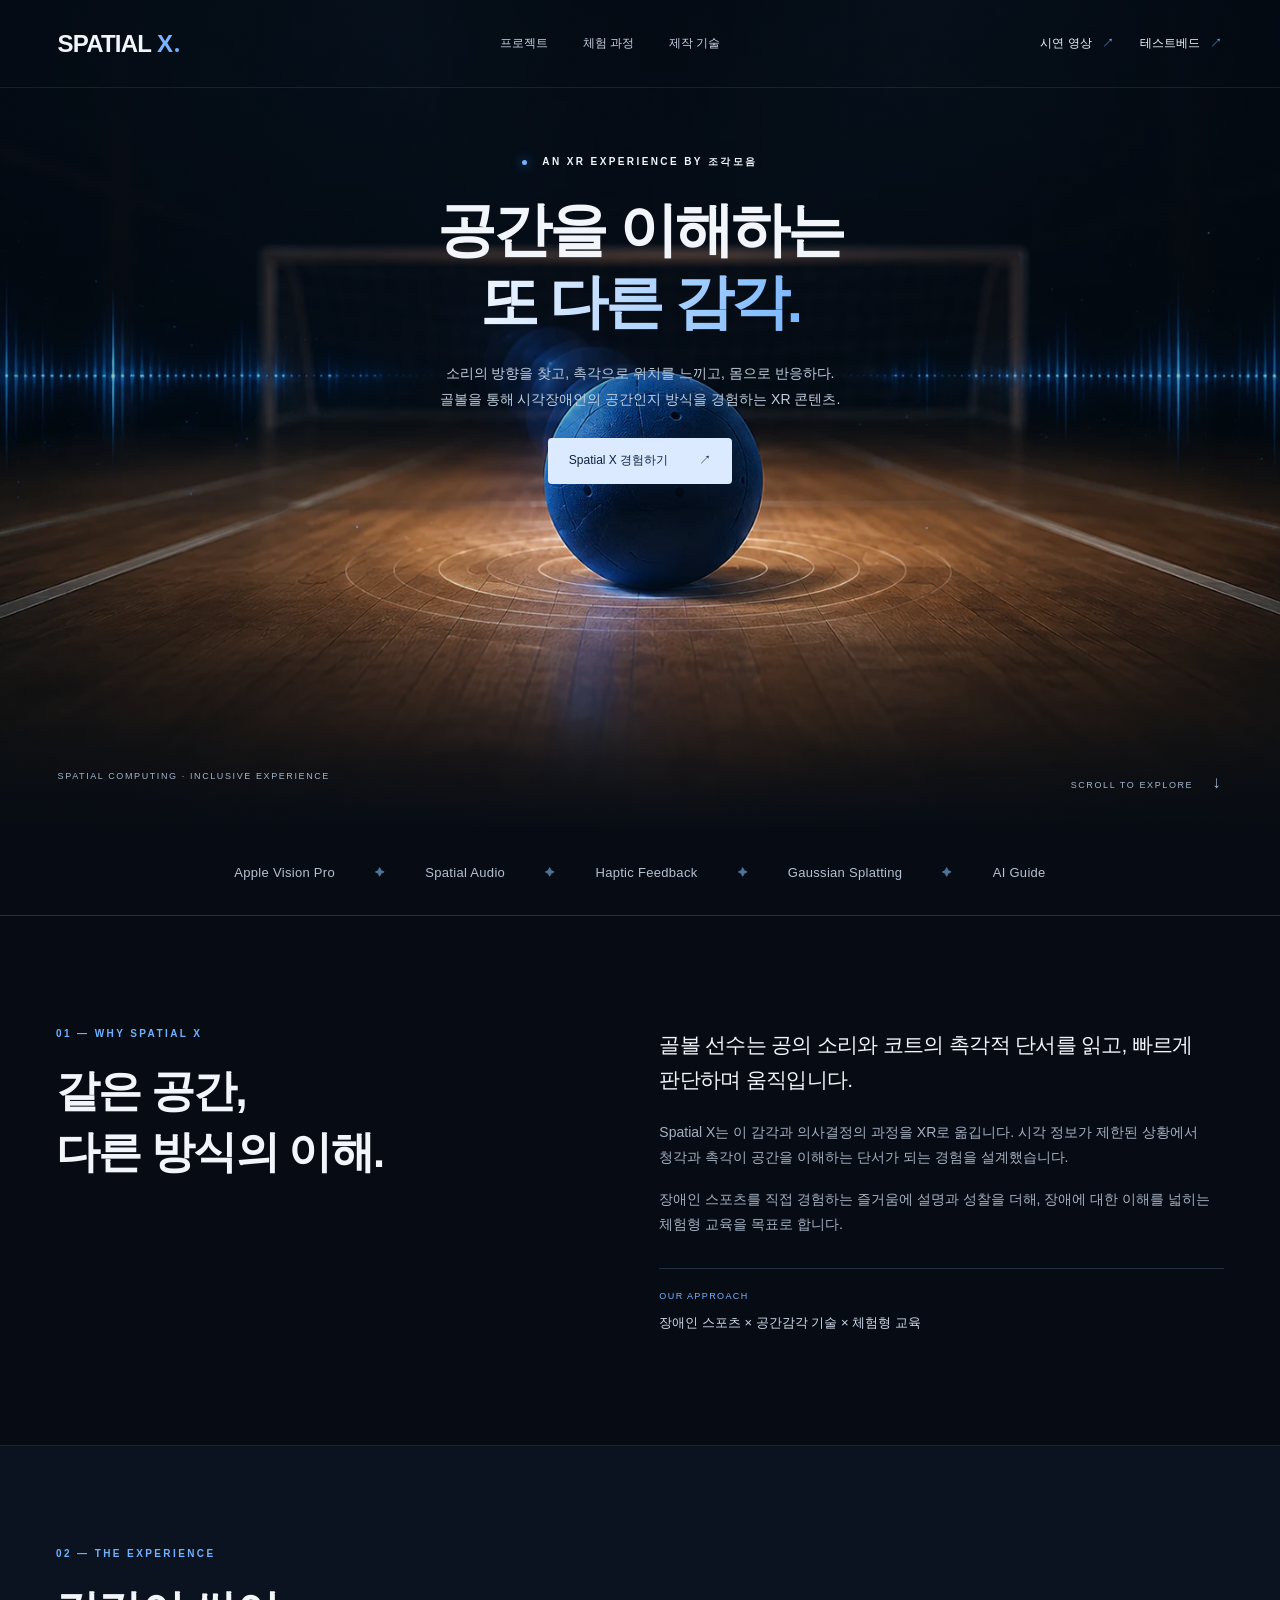
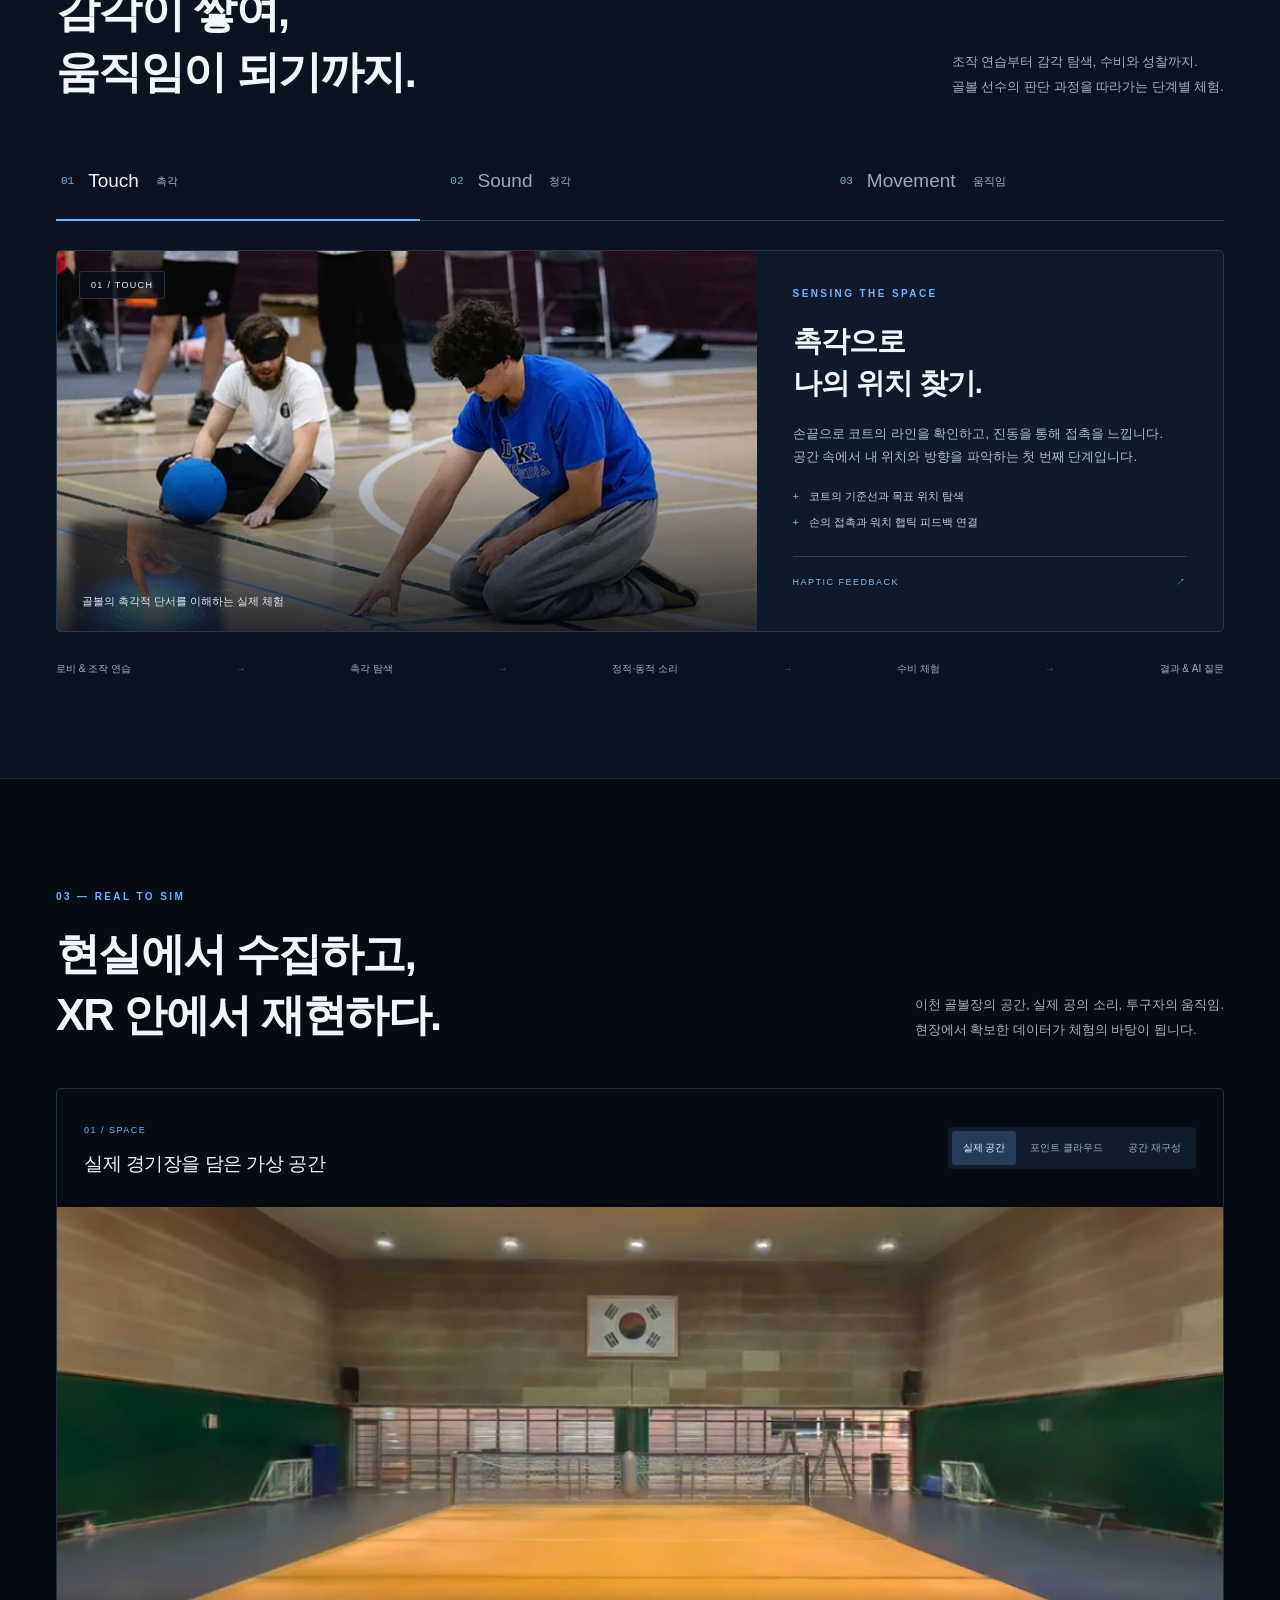
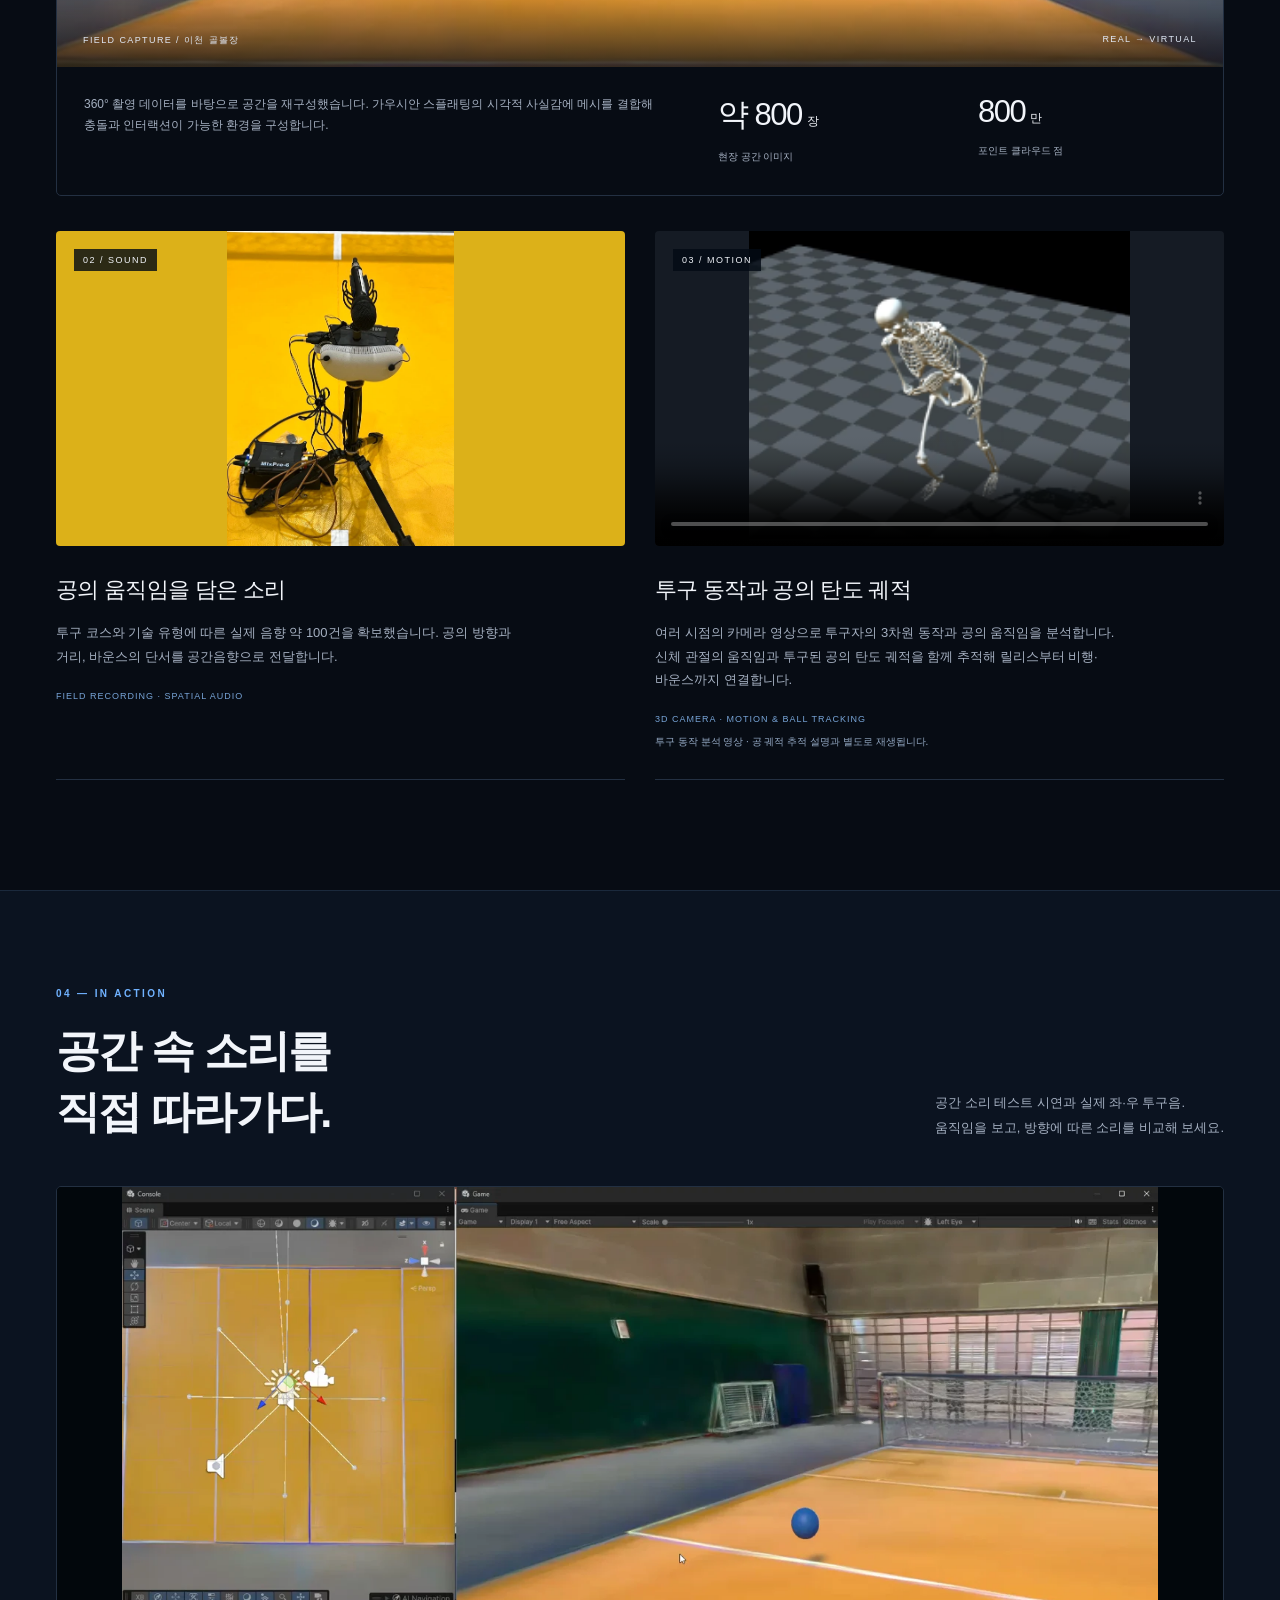
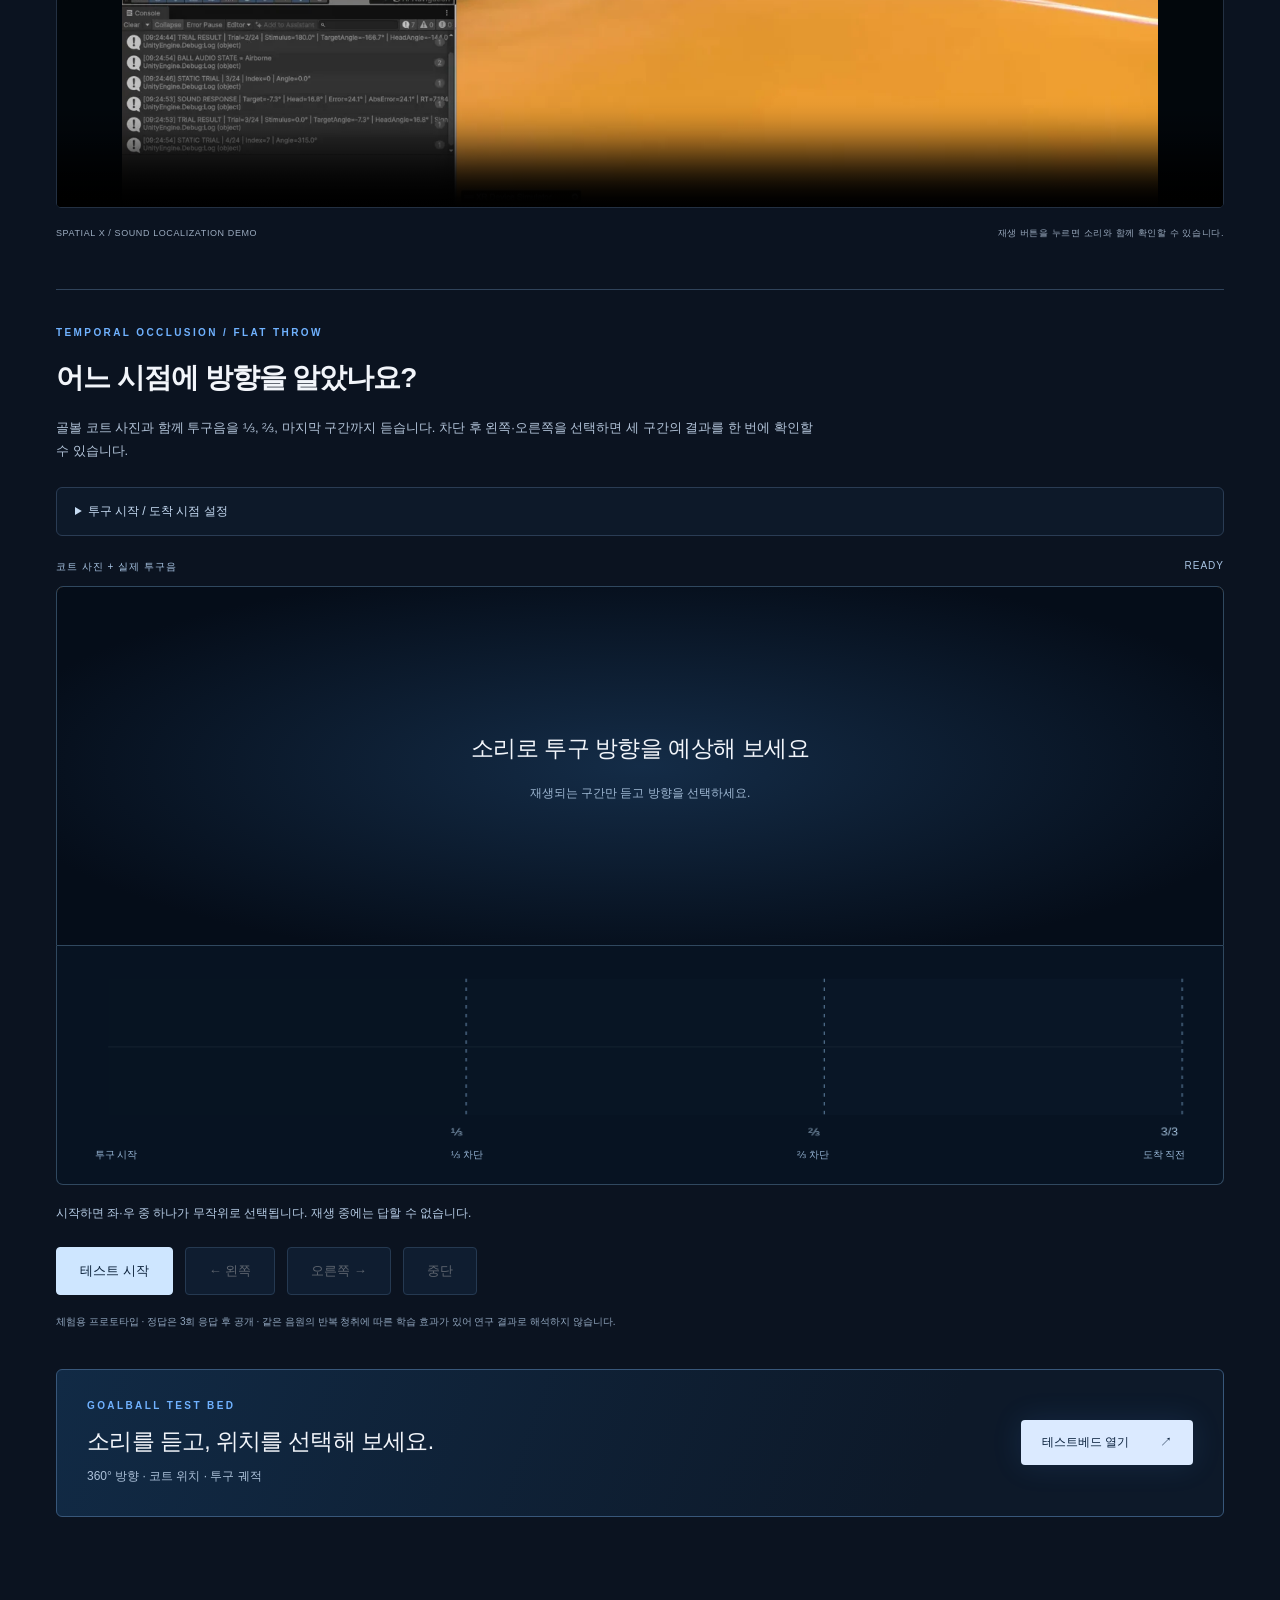
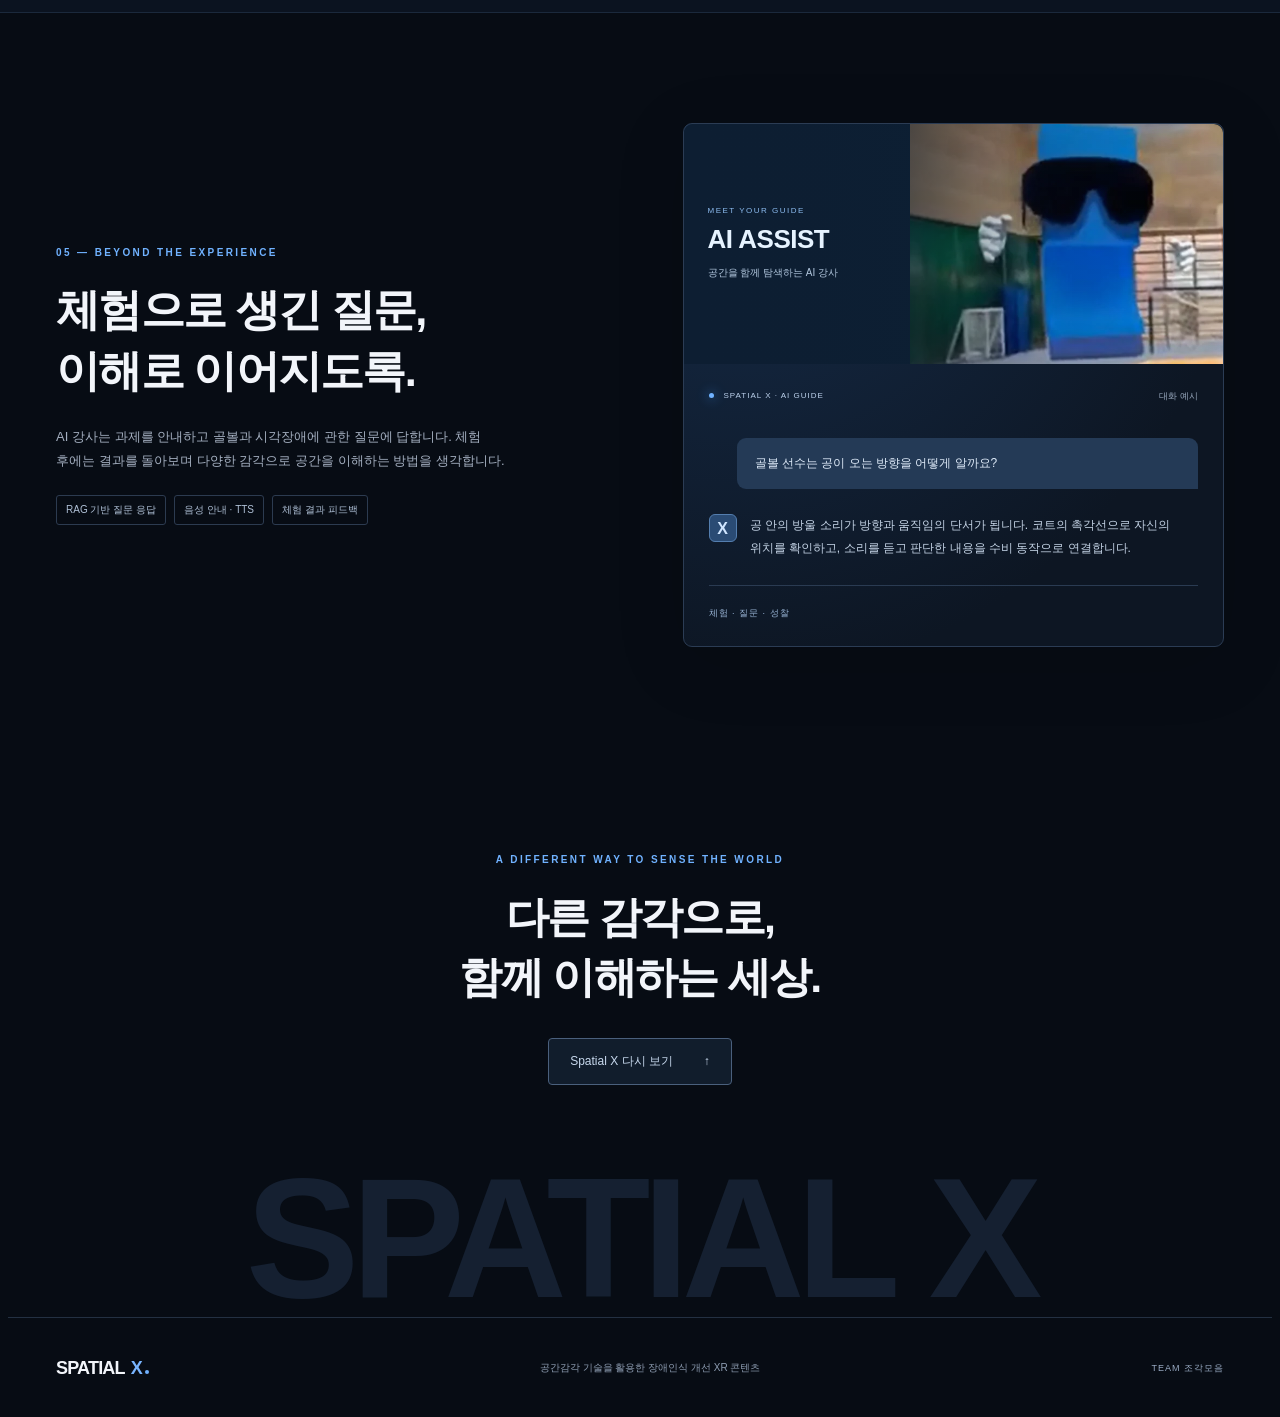
<file: index.html>
<!DOCTYPE html>
<html lang="ko">
<head>
<meta charset="utf-8"><meta name="viewport" content="width=device-width,initial-scale=1">
<meta name="description" content="Spatial X — 공간음향과 신체 움직임으로 시각장애인의 공간인지 방식을 경험하는 XR 교육 콘텐츠. 팀 조각모음의 프로젝트와 제작 과정을 소개합니다.">
<meta name="theme-color" content="#050b14"><title>Spatial X — 다른 감각으로 만나는 공간</title>
<link rel="stylesheet" href="styles.css"><script src="script.js" defer></script><script src="trial-data.js" defer></script><script src="trial.js" defer></script>
</head>
<body>
<a class="skip" href="#main">본문으로 바로가기</a>
<header class="header"><a class="logo" href="#top" aria-label="Spatial X 처음으로">SPATIAL <span>X</span><i></i></a><nav aria-label="주요 메뉴"><a href="#about">프로젝트</a><a href="#experience">체험 과정</a><a href="#technology">제작 기술</a></nav><div class="header-actions"><a class="header-link" href="#film">시연 영상 <span>↗</span></a><a class="header-link" href="testbed/">테스트베드 <span>↗</span></a></div></header>
<main id="main">
<section class="hero" id="top" aria-labelledby="hero-title">
<img class="hero-image" src="assets/hero.webp" alt="어두운 골볼 코트 위 파란 공과 공간을 가로지르는 푸른 음파를 표현한 콘셉트 이미지" fetchpriority="high" width="1536" height="1024">
<div class="hero-shade"></div><div class="hero-copy"><p class="overline"><span class="dot"></span> AN XR EXPERIENCE BY 조각모음</p><h1 id="hero-title">공간을 이해하는<br><span>또 다른 감각.</span></h1><p class="hero-desc">소리의 방향을 찾고, 촉각으로 위치를 느끼고, 몸으로 반응하다.<br>골볼을 통해 시각장애인의 공간인지 방식을 경험하는 XR 콘텐츠.</p><a class="button primary" href="#experience">Spatial X 경험하기 <span>↗</span></a></div>
<div class="hero-bottom"><span>SPATIAL COMPUTING · INCLUSIVE EXPERIENCE</span><a href="#about">SCROLL TO EXPLORE <span>↓</span></a></div>
</section>
<div class="tech-strip" aria-label="프로젝트 구성 기술"><span>Apple Vision Pro</span><i>✦</i><span>Spatial Audio</span><i>✦</i><span>Haptic Feedback</span><i>✦</i><span>Gaussian Splatting</span><i>✦</i><span>AI Guide</span></div>
<section class="section container about" id="about"><div><p class="overline blue">01 — WHY SPATIAL X</p><h2>같은 공간,<br>다른 방식의 이해.</h2></div><div class="about-body"><p class="intro">골볼 선수는 공의 소리와 코트의 촉각적 단서를 읽고, 빠르게 판단하며 움직입니다.</p><p>Spatial X는 이 감각과 의사결정의 과정을 XR로 옮깁니다. 시각 정보가 제한된 상황에서 청각과 촉각이 공간을 이해하는 단서가 되는 경험을 설계했습니다.</p><p>장애인 스포츠를 직접 경험하는 즐거움에 설명과 성찰을 더해, 장애에 대한 이해를 넓히는 체험형 교육을 목표로 합니다.</p><div class="about-note"><span>OUR APPROACH</span><strong>장애인 스포츠 × 공간감각 기술 × 체험형 교육</strong></div></div></section>
<section class="experience-section" id="experience"><div class="container"><div class="section-heading"><div><p class="overline blue">02 — THE EXPERIENCE</p><h2>감각이 쌓여,<br>움직임이 되기까지.</h2></div><p>조작 연습부터 감각 탐색, 수비와 성찰까지.<br>골볼 선수의 판단 과정을 따라가는 단계별 체험.</p></div>
<div class="experience-tabs" role="tablist" aria-label="체험 단계"><button id="tab-touch" role="tab" aria-selected="true" aria-controls="experience-panel" tabindex="0" data-stage="touch"><span>01</span> Touch <small>촉각</small></button><button id="tab-sound" role="tab" aria-selected="false" aria-controls="experience-panel" tabindex="-1" data-stage="sound"><span>02</span> Sound <small>청각</small></button><button id="tab-movement" role="tab" aria-selected="false" aria-controls="experience-panel" tabindex="-1" data-stage="movement"><span>03</span> Movement <small>움직임</small></button></div>
<div class="experience-panel" id="experience-panel" role="tabpanel" aria-labelledby="tab-touch" tabindex="0"><figure class="stage-visual" data-current-stage="touch"><img id="stage-image" src="assets/touch.webp" alt="안대를 착용하고 골볼 코트의 촉각선을 확인하는 체험 모습" width="1200" height="800" loading="lazy"><figcaption id="stage-caption">골볼의 촉각적 단서를 이해하는 실제 체험</figcaption><span class="image-corner" id="stage-number">01 / TOUCH</span></figure><div class="stage-copy"><p class="overline blue" id="stage-label">SENSING THE SPACE</p><h3 id="stage-title">촉각으로<br>나의 위치 찾기.</h3><p id="stage-description">손끝으로 코트의 라인을 확인하고, 진동을 통해 접촉을 느낍니다. 공간 속에서 내 위치와 방향을 파악하는 첫 번째 단계입니다.</p><ul id="stage-points"><li>코트의 기준선과 목표 위치 탐색</li><li>손의 접촉과 워치 햅틱 피드백 연결</li></ul><div class="stage-foot"><span id="stage-tag">HAPTIC FEEDBACK</span><span aria-hidden="true">↗</span></div></div></div>
<div class="journey"><span>로비 & 조작 연습</span><b>→</b><span>촉각 탐색</span><b>→</b><span>정적·동적 소리</span><b>→</b><span>수비 체험</span><b>→</b><span>결과 & AI 질문</span></div>
</div></section>
<section class="section container" id="technology"><div class="section-heading"><div><p class="overline blue">03 — REAL TO SIM</p><h2>현실에서 수집하고,<br>XR 안에서 재현하다.</h2></div><p>이천 골볼장의 공간, 실제 공의 소리, 투구자의 움직임.<br>현장에서 확보한 데이터가 체험의 바탕이 됩니다.</p></div>
<div class="reconstruction"><div class="reconstruction-top"><div><span class="small-index">01 / SPACE</span><h3>실제 경기장을 담은 가상 공간</h3></div><div class="view-switch" role="group" aria-label="경기장 제작 과정"><button class="selected" data-view="court" aria-pressed="true">실제 공간</button><button data-view="cloud" aria-pressed="false">포인트 클라우드</button><button data-view="hybrid" aria-pressed="false">공간 재구성</button></div></div><figure class="court-figure"><img id="court-image" src="assets/court.webp" alt="이천 골볼장의 코트와 골대" loading="lazy" width="1400" height="760"><figcaption><span id="court-caption">FIELD CAPTURE / 이천 골볼장</span><span>REAL → VIRTUAL</span></figcaption></figure><div class="reconstruction-bottom"><p>360° 촬영 데이터를 바탕으로 공간을 재구성했습니다. 가우시안 스플래팅의 시각적 사실감에 메시를 결합해 충돌과 인터랙션이 가능한 환경을 구성합니다.</p><div><strong>약 800<span>장</span></strong><small>현장 공간 이미지</small></div><div><strong>800<span>만</span></strong><small>포인트 클라우드 점</small></div></div></div>
<div class="field-grid"><article class="field-card"><div class="field-image"><img src="assets/audio.webp" alt="골볼 코트에 설치한 공간음향 측정 장비" loading="lazy" width="700" height="800"><span>02 / SOUND</span></div><div class="field-copy"><h3>공의 움직임을 담은 소리</h3><p>투구 코스와 기술 유형에 따른 실제 음향 약 100건을 확보했습니다. 공의 방향과 거리, 바운스의 단서를 공간음향으로 전달합니다.</p><span class="micro">FIELD RECORDING · SPATIAL AUDIO</span></div></article><article class="field-card"><div class="field-image"><video id="throw-motion" class="motion-video" controls muted loop playsinline preload="metadata" poster="assets/motion-pose.png" aria-label="투구 동작을 분석한 모션캡처 애니메이션"><source src="assets/throw-motion.mp4" type="video/mp4"><a href="assets/throw-motion.mp4">투구 모션 영상 열기</a></video><span>03 / MOTION</span></div><div class="field-copy"><h3>투구 동작과 공의 탄도 궤적</h3><p>여러 시점의 카메라 영상으로 투구자의 3차원 동작과 공의 움직임을 분석합니다. 신체 관절의 움직임과 투구된 공의 탄도 궤적을 함께 추적해 릴리스부터 비행·바운스까지 연결합니다.</p><span class="micro">3D CAMERA · MOTION & BALL TRACKING</span><p class="motion-note">투구 동작 분석 영상 · 공 궤적 추적 설명과 별도로 재생됩니다.</p></div></article></div>
</section>
<section class="film-section" id="film"><div class="container"><div class="section-heading"><div><p class="overline blue">04 — IN ACTION</p><h2>공간 속 소리를<br>직접 따라가다.</h2></div><p>공간 소리 테스트 시연과 실제 좌·우 투구음.<br>움직임을 보고, 방향에 따른 소리를 비교해 보세요.</p></div><div class="video-wrap"><video controls playsinline preload="none" poster="assets/sound.webp" aria-label="Spatial X 공간 소리 테스트 시연 영상"><source src="assets/sound-demo.mp4" type="video/mp4">브라우저에서 영상을 재생할 수 없습니다. <a href="assets/sound-demo.mp4">시연 영상 열기</a></video></div><p class="video-caption"><span>SPATIAL X / SOUND LOCALIZATION DEMO</span><span>재생 버튼을 누르면 소리와 함께 확인할 수 있습니다.</span></p><div class="occlusion-test" id="occlusion-test"><p class="overline blue">TEMPORAL OCCLUSION / FLAT THROW</p><h3>어느 시점에 방향을 알았나요?</h3><p class="test-intro">골볼 코트 사진과 함께 투구음을 ⅓, ⅔, 마지막 구간까지 듣습니다. 차단 후 왼쪽·오른쪽을 선택하면 세 구간의 결과를 한 번에 확인할 수 있습니다.</p>
<details class="trial-setup"><summary>투구 시작 / 도착 시점 설정</summary><p>기본 구간은 왼쪽 1.6–2.6초, 오른쪽 1.2–2.2초입니다. 각 구간을 ⅓, ⅔, 전체 길이로 나누어 재생합니다. 변경한 설정은 새로고침하면 기본값으로 돌아갑니다.</p><div class="trial-source-grid"><fieldset><legend>왼쪽 투구</legend><label>음원 투구 시작 (초)<input id="start-left" type="number" min="0" step="0.001" value="1.6"></label><label>음원 도착 직전 (초)<input id="end-left" type="number" min="0" step="0.001" value="2.6"></label></fieldset><fieldset><legend>오른쪽 투구</legend><label>음원 투구 시작 (초)<input id="start-right" type="number" min="0" step="0.001" value="1.2"></label><label>음원 도착 직전 (초)<input id="end-right" type="number" min="0" step="0.001" value="2.2"></label></fieldset></div><p>충돌음을 제외한 도착 직전까지 설정하면 충돌 소리가 정답 단서가 되는 것을 줄일 수 있습니다.</p></details>
<div class="trial-top"><span id="trial-mode">코트 사진 + 실제 투구음</span><span id="trial-stage">READY</span></div><div class="trial-screen"><img src="assets/court.webp" alt="투구 소리를 듣는 동안 표시되는 골볼 코트 사진" width="1400" height="760"><span class="trial-photo-label">GOALBALL COURT · 체험 배경 사진</span><div id="trial-mask" class="trial-mask"><strong id="trial-mask-title">소리로 투구 방향을 예상해 보세요</strong><span id="trial-mask-note">재생되는 구간만 듣고 방향을 선택하세요.</span></div></div>
<div class="trial-wave-wrap"><canvas id="trial-wave" width="1100" height="210" role="img" aria-label="재생된 구간만 표시하는 음원 파형과 세 차단 시점"></canvas><div class="trial-wave-labels"><span>투구 시작</span><span>⅓ 차단</span><span>⅔ 차단</span><span>도착 직전</span></div></div>
<p id="trial-status" role="status" aria-live="polite">시작하면 좌·우 중 하나가 무작위로 선택됩니다. 재생 중에는 답할 수 없습니다.</p><div class="trial-controls"><button id="trial-start" type="button">테스트 시작</button><button id="trial-left" type="button" disabled>← 왼쪽</button><button id="trial-right" type="button" disabled>오른쪽 →</button><button id="trial-stop" type="button" disabled>중단</button></div>
<div id="trial-results" hidden><h4>구간별 판단 결과</h4><div class="trial-table-wrap"><table><thead><tr><th>차단 시점</th><th>선택</th><th>O / X</th><th>응답시간</th></tr></thead><tbody id="trial-rows"></tbody></table></div><p id="trial-summary"></p></div><p class="trial-disclaimer">체험용 프로토타입 · 정답은 3회 응답 후 공개 · 같은 음원의 반복 청취에 따른 학습 효과가 있어 연구 결과로 해석하지 않습니다.</p></div><div class="testbed-entry"><div><p class="overline blue">GOALBALL TEST BED</p><h3>소리를 듣고, 위치를 선택해 보세요.</h3><p>360° 방향 · 코트 위치 · 투구 궤적</p></div><a class="button primary" href="testbed/">테스트베드 열기 <span>↗</span></a></div></div></section>
<section class="section container reflection"><div><p class="overline blue">05 — BEYOND THE EXPERIENCE</p><h2>체험으로 생긴 질문,<br>이해로 이어지도록.</h2><p>AI 강사는 과제를 안내하고 골볼과 시각장애에 관한 질문에 답합니다. 체험 후에는 결과를 돌아보며 다양한 감각으로 공간을 이해하는 방법을 생각합니다.</p><div class="reflection-tags"><span>RAG 기반 질문 응답</span><span>음성 안내 · TTS</span><span>체험 결과 피드백</span></div></div><div class="conversation"><figure class="assistant-portrait"><img src="assets/teacher.webp" alt="골볼 코트에서 안내하는 파란 AI 강사 캐릭터" loading="lazy" width="579" height="571"><figcaption><span>MEET YOUR GUIDE</span><strong>AI ASSIST</strong><small>공간을 함께 탐색하는 AI 강사</small></figcaption></figure><div class="conversation-top"><span class="dot"></span> SPATIAL X · AI GUIDE <span>대화 예시</span></div><div class="question">골볼 선수는 공이 오는 방향을 어떻게 알까요?</div><div class="answer"><span class="ai-mark">X</span><p>공 안의 방울 소리가 방향과 움직임의 단서가 됩니다. 코트의 촉각선으로 자신의 위치를 확인하고, 소리를 듣고 판단한 내용을 수비 동작으로 연결합니다.</p></div><div class="conversation-bottom">체험 · 질문 · 성찰</div></div></section>
<section class="closing container"><p class="overline blue">A DIFFERENT WAY TO SENSE THE WORLD</p><h2>다른 감각으로,<br>함께 이해하는 세상.</h2><a href="#top" class="button secondary">Spatial X 다시 보기 <span>↑</span></a><div class="closing-word" aria-hidden="true">SPATIAL X</div></section>
</main><footer class="container"><a class="logo" href="#top">SPATIAL <span>X</span><i></i></a><p>공간감각 기술을 활용한 장애인식 개선 XR 콘텐츠</p><span>TEAM 조각모음</span></footer>
</body></html>
</file>
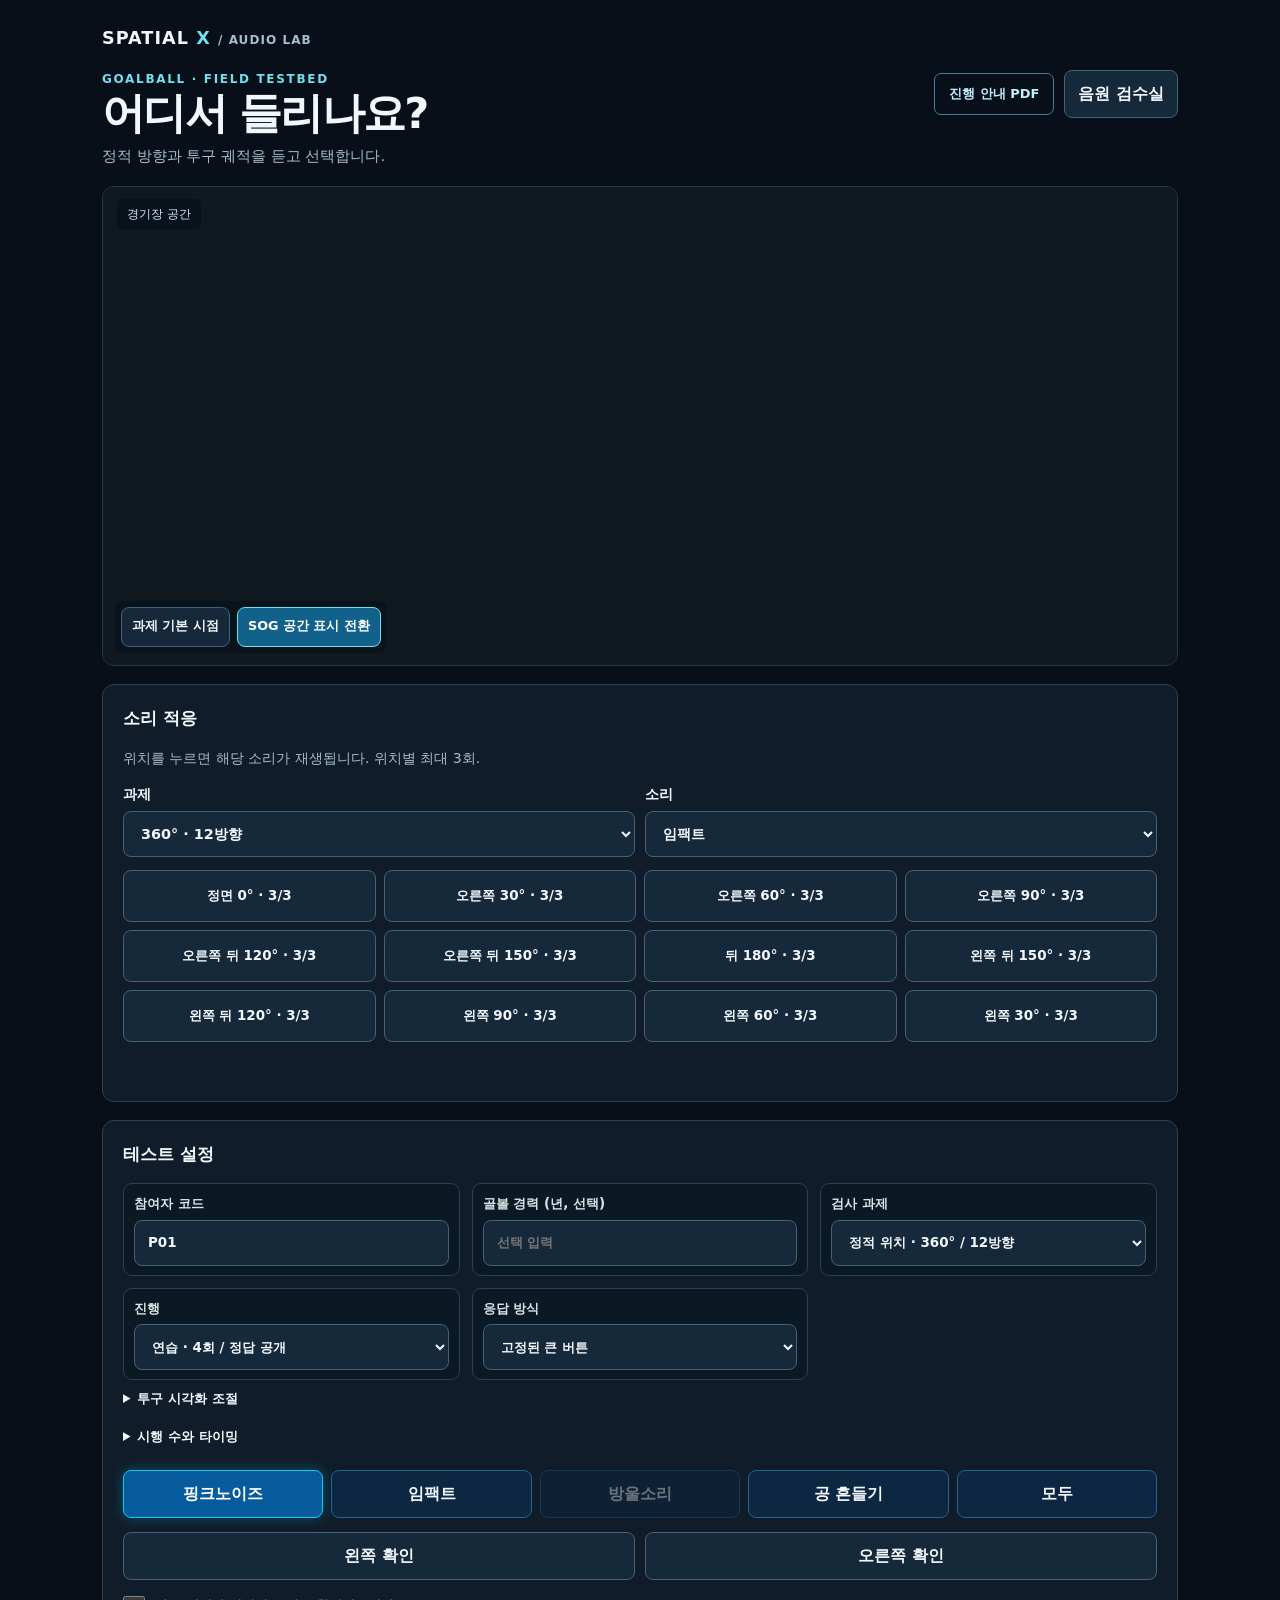
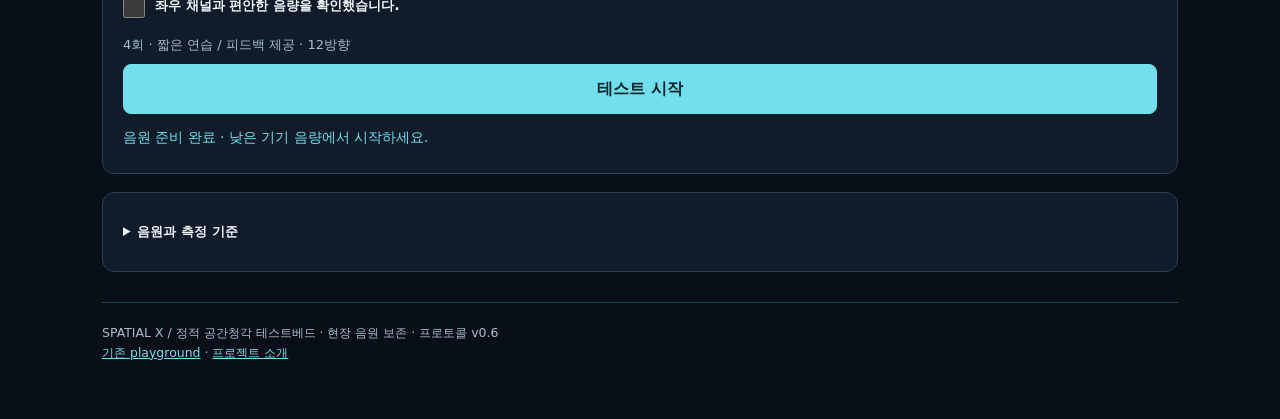
<file: testbed/index.html>
<!doctype html><html lang="ko"><head><meta charset="UTF-8"><meta name="viewport" content="width=device-width,initial-scale=1"><meta name="theme-color" content="#080e19"><title>Spatial X · 공간청각 정적 테스트</title><meta name="description" content="실제 골볼 현장 녹음을 활용하는 정적 방향·위치 판단 테스트베드"><link rel="stylesheet" href="testbed.css"><link rel="icon" href="data:image/svg+xml,%3Csvg xmlns='http://www.w3.org/2000/svg' viewBox='0 0 32 32'%3E%3Crect width='32' height='32' rx='6' fill='%23080e19'/%3E%3Cpath d='m8 8 16 16M24 8 8 24' stroke='%2376e2de' stroke-width='4'/%3E%3C/svg%3E"><script type="importmap">{"imports":{"three":"./vendor/build/three.module.js","three/addons/":"./vendor/examples/jsm/"}}</script><script type="module" src="app.js?v=50"></script></head>
<body><a href="#main" class="skip">본문으로 바로가기</a><aside class="sidebar" aria-label="테스트베드 메뉴"><a class="side-brand" href="./테스트베드.html"><span class="brand-mark">X</span><span>SPATIAL X<small>Goalball Test Bed</small></span></a><nav><button class="side-link active" data-home>⌂ <span>대시보드</span></button><button class="side-link" data-dataset="ring">◉ <span>정적 360° 테스트</span></button><button class="side-link" data-dataset="court">◎ <span>코트 위치 테스트</span></button><button class="side-link" data-dataset="trajectory">◷ <span>시간차단 테스트</span></button><button class="side-link" data-report>▤ <span>결과 분석</span></button></nav><div class="side-foot">SPORTS SCIENCE<br>FOR AN INCLUSIVE WORLD</div></aside><header><div class="logo">SPATIAL <span>X</span> <small> / AUDIO LAB</small></div><span class="tag">FIELD RECORDINGS · PILOT 02</span></header><main id="main" class="shell"><nav class="steps" aria-label="검사 단계"><span id="step1" class="active">01 기본정보</span><span id="step2">02 과제 수행</span><span id="step3">03 결과 리포트</span></nav>
<section id="setup"><div class="top"><div><p class="eyebrow">GOALBALL · FIELD TESTBED</p><h1>어디서 들리나요?</h1><p class="muted">정적 방향과 투구 궤적을 듣고 선택합니다.</p></div><div class="setup-actions"><a class="guide-link" href="./goalball-testbed-guide.pdf" download>진행 안내 PDF</a><button id="open-library">음원 검수실</button></div></div><div class="grid"><div><div class="viewport" id="setup-scene"><div class="view-label">경기장 공간</div></div><div class="view-controls"><button id="view-listener">청취 위치 보기</button><button id="view-scan" aria-pressed="false">실측 포인트 보기</button></div><p class="scan-note" id="scene-status">3D 경기장을 준비하고 있습니다.</p><div class="statline"><div><strong>12</strong><span>30° 간격 · 360°</span></div><div><strong>15</strong><span>코트 녹음 위치</span></div><div><strong>스테레오</strong><span>좌우 채널 보존 · 재생 +12 dB</span></div></div><div class="note" id="task-hint">소리를 들을 때는 정면을 유지하세요. 모든 방향은 고정된 버튼에서 선택합니다. 화면을 돌려 뒤쪽을 찾을 필요가 없습니다.</div><details class="card"><summary>음원과 측정 기준</summary><p>실제 녹음 WAV의 좌우 채널을 그대로 사용합니다. 원본 파일은 유지하고 현장 녹음 전체에 같은 재생 게인(+12 dB)을 적용합니다. 추가 HRTF, 패닝, 잡음 제거는 하지 않습니다. 합성 핑크노이즈에는 브라우저 HRTF를 사용합니다. 3D 카메라 회전은 들리는 방향을 바꾸지 않습니다.</p><p>정적 064/057 음원은 +5 dB 디지털 게인을 적용했고 투구 궤적 추출본은 원본 게인(0 dB)입니다. 이어폰의 실제 음압은 기기 볼륨에 따라 달라집니다. 반응시간은 브라우저 예약 시각 기준 추정치이며 출력 지연과 화면 탐색 시간을 포함합니다.</p><p>코트의 9 / 6 / 3 / 0 / −3은 제공된 촬영 위치 라벨입니다. 마이크와의 직선거리를 뜻하지 않습니다. 측면 좌표와 3D 배치는 시각화를 위한 근사값입니다.</p><p>동적 시간차단 연습은 4투구를 각 음원 길이의 1/3·2/3·전체까지 누적 재생해 12회 응답합니다. 평가는 기술 3종 × 코스 5곳 중 녹음이 있는 조합별로 한 번씩 제시합니다. 현재 FR × 2B 음원이 없어 14회이며, 각 시행의 차단 단계는 고르게 섞습니다.</p></details></div><div class="card"><h2>테스트 설정</h2><div class="fields"><label>참여자 코드<input id="participant" value="P01" maxlength="40" autocomplete="off"></label><label>골볼 경력 (년, 선택)<input id="experience" type="number" min="0" max="70" step="0.5" placeholder="선택 입력"></label><label class="wide">검사 과제<select id="dataset"><option value="ring">정적 위치 · 360° / 12방향</option><option value="ring8">정적 위치 · 360° / 8방향 (예비 합성)</option><option value="court">정적 위치 · 코트 15지점</option><option value="trajectory">동적 궤적 · 시간차단 3단계</option></select></label><select id="sound" hidden aria-label="소리 종류"><option value="pinknoise">핑크노이즈 · 합성</option><option value="impact">임팩트</option><option value="bell">방울소리</option><option value="trajectory">공 궤적 녹음</option><option value="shake">공 흔들기</option><option value="both">두 종류 모두</option></select><label>진행<select id="mode"><option value="practice">연습 · 4음원 / 정답 공개</option><option value="assessment">평가 · 기술 × 코스별 1회 / 정답 숨김</option></select></label><label>응답 방식<select id="input-mode"><option value="buttons">고정된 큰 버튼</option><option value="drag">버튼 위로 끌어 선택 + 터치</option></select></label></div><details><summary>투구 시각화 조절</summary><div class="physics-fields"><label>속도 <output id="speed-value">1.0×</output><input id="throw-speed" type="range" min="0.5" max="2" step="0.1" value="1"></label><label>투사 각도 <output id="angle-value">12°</output><input id="throw-angle" type="range" min="0" max="35" step="1" value="12"></label><label>투사 높이 <output id="height-value">0.6m</output><input id="throw-height" type="range" min="0.2" max="1.5" step="0.1" value="0.6"></label></div><p class="muted">볼 움직임만 조절합니다. 녹음 음원은 바뀌지 않습니다.</p></details><details><summary>시행 수와 타이밍</summary><label id="repeat-field">조건별 반복<select id="repeats"><option>1</option><option selected>2</option><option>3</option><option>4</option></select></label><p class="muted"><small>소리 듣기를 누르면 3초 뒤 재생됩니다. 음원은 전체 길이로 재생하고, 평가 순서는 자동으로 섞습니다. 투구 시간차단은 각 음원 길이를 3등분합니다.</small></p></details><div id="stimulus-shortcuts" class="stimulus-shortcuts" aria-label="자극 음원 선택"></div><div class="row"><button id="left-check">왼쪽 확인</button><button id="right-check">오른쪽 확인</button></div><label class="check"><input id="ready-check" type="checkbox">좌우 채널과 편안한 음량을 확인했습니다.</label><p id="count" class="muted">음원 목록을 불러오는 중…</p><button id="start" class="primary full" disabled>테스트 시작</button><p id="setup-status" class="status" role="status"></p></div></div></section>
<section id="test" hidden><div class="session-bar"><div><p class="eyebrow" id="session-label">STATIC LOCALIZATION</p><h1 id="test-title">소리를 듣고 위치를 선택하세요.</h1></div><button id="pause">일시정지</button></div><div class="immersive-tools"><span id="stimulus-live" class="tag">실제 현장 녹음</span><button id="immersive">몰입형 뷰</button><button id="fullscreen">⛶ 전체화면</button><div id="cut-stages" class="cut-stages" hidden><button data-cut-step="0" disabled>1 / 3</button><button data-cut-step="1" disabled>2 / 3</button><button data-cut-step="2" disabled>3 / 3</button></div></div><progress id="progress" max="1" value="0" aria-label="완료 시행"></progress><div class="grid test-layout"><div class="scene-panel"><div class="viewport" id="test-scene"><div class="view-label">경기장 공간</div></div><p class="scan-note">평가 중에는 공과 음원 위치를 숨깁니다. 연구자용 시각화는 청각 재생에 영향을 주지 않습니다.</p></div><div class="card response-panel"><p class="eyebrow" id="trial-count"></p><div class="ready"><h2 id="cue" tabindex="-1">준비되면 소리를 들으세요.</h2><p id="cue-note">정면을 유지한 상태에서 재생을 눌러 주세요.</p><button id="play" class="primary full">소리 듣기</button></div><div id="response" hidden><fieldset><legend>들린 위치를 선택하세요.</legend><div id="technique-answers" class="technique-answers" hidden></div><div id="answers" class="choice-grid"></div></fieldset><p id="selection" class="status" aria-live="polite"></p><button id="confirm" class="primary full" disabled>응답 확정</button></div><div class="row" style="margin-top:12px"><button id="replay" hidden>같은 소리 다시 듣기</button><button id="next" class="primary" hidden>다음 시행</button></div><div id="paused" hidden><button id="resume" class="primary full">계속하기</button><button id="finish" class="full" style="margin-top:10px">여기까지 기록하고 종료</button></div><p id="trial-status" class="status" role="status"></p></div></div></section>
<section id="report" hidden><div class="top"><div><p class="eyebrow">YOUR SPATIAL LISTENING REPORT</p><h1 id="report-title" tabindex="-1">어떤 방향이 잘 들렸나요?</h1><p id="report-summary" class="muted"></p></div><button id="restart">새 세션 준비</button></div><div id="metrics" class="metrics"></div><div class="report-charts"><article class="card"><h2>시행별 정답률</h2><div id="accuracy-chart" class="chart" role="img" aria-label="시행별 정답률 그래프"></div></article><article class="card"><h2>시행별 반응시간</h2><div id="rt-chart" class="chart" role="img" aria-label="시행별 반응시간 그래프"></div></article></div><article class="card heatmap-card"><div class="heatmap-heading"><h2>위치별 응답 분포</h2><div class="heatmap-switch" role="group" aria-label="히트맵 지표"><button type="button" data-heatmap-metric="rt" aria-pressed="true">반응시간</button><button type="button" data-heatmap-metric="accuracy" aria-pressed="false">정확도</button></div></div><div id="heatmap" class="heatmap" role="img" aria-label="방향과 코스별 가우시안 히트맵"></div><p class="scan-note">원·코트 전체 영역의 연속 분포 · 어두운 곳은 관측 근거가 적은 영역</p></article><div class="card"><h2>위치별 결과 · 자극 순서</h2><div id="table" class="table-wrap"></div></div><details class="card"><summary>측정 기준</summary><p id="timing-note"></p></details><div class="row"><button id="csv" class="primary">시행별 CSV 저장</button><button id="json">설정 포함 JSON 저장</button><button id="print">리포트 인쇄 / PDF</button></div><p class="muted"><small>응답은 현재 탭 메모리에만 보관합니다. 새로고침 전에 저장하세요.</small></p><p id="save-status" class="status" role="status"></p></section>
<section id="library" hidden><div class="top"><div><p class="eyebrow">STIMULUS LIBRARY</p><h1>현장 음원 검수실</h1><p class="muted">위치를 고르고 소리를 확인하세요.</p></div><button id="close-library">세션 준비로</button></div><p class="muted" id="library-note">현장 녹음 추출본입니다. 음원별 구간을 듣고 확인하세요.</p><div class="row" style="margin-bottom:20px"><label>음원 세트<select id="library-set"><option value="ring">064 · 360° / 12방향</option><option value="ring8">064 · 360° / 8방향 (합성)</option><option value="court">057 · 코트</option><option value="trajectory">투구 궤적</option><option value="reference">064 · 정면 반복 검수</option></select></label><label>종류<select id="library-kind"><option value="all">모두</option><option value="impact" selected>임팩트</option><option value="pinknoise">핑크노이즈 · 합성</option><option value="shake">흔들기</option></select></label></div><div id="clips" class="library-list"></div></section>
<footer>SPATIAL X / 정적 공간청각 테스트베드 · 현장 음원 보존 · 프로토콜 v0.6<br><a href="https://parabiomech.github.io/playground/spatial-audio/" target="_blank" rel="noopener">기존 playground</a> · <a href="https://parabiomech.github.io/spatial-x-portfolio/" target="_blank" rel="noopener">프로젝트 소개</a></footer></main></body></html>
</file>
<file: styles.css>
:root{--bg:#070c14;--surface:#0d1521;--text:#f2f5fa;--muted:#a5b0c1;--blue:#70b2ff;--line:#233042}*{box-sizing:border-box}html{scroll-behavior:smooth;scroll-padding-top:88px}body{margin:0;background:var(--bg);color:var(--text);font-family:'Pretendard','Noto Sans KR','Malgun Gothic',Arial,sans-serif;font-size:15px;line-height:1.8;-webkit-font-smoothing:antialiased}a{color:inherit;text-decoration:none}button{font:inherit;color:inherit;cursor:pointer}img{display:block;width:100%;height:100%;object-fit:cover}figure,p{margin:0}h1,h2,h3{word-break:keep-all}::selection{background:#7bb7ff;color:#071321}a:focus-visible,button:focus-visible,[tabindex='0']:focus-visible{outline:2px solid #b9dcff;outline-offset:6px}.skip{position:fixed;left:15px;top:-80px;z-index:20;background:#fff;color:#000;padding:10px}.skip:focus{top:10px}.container{max-width:1264px;padding:0 48px;margin:0 auto}.header{height:88px;display:flex;align-items:center;justify-content:space-between;padding:0 4.5%;position:absolute;left:0;right:0;top:0;z-index:3;border-bottom:1px solid #ffffff16}.logo{font-family:Arial,sans-serif;font-weight:800;font-size:24px;letter-spacing:-.8px;white-space:nowrap;display:inline-flex;align-items:baseline}.logo span{color:#79b5ff;margin-left:6px}.logo i{width:4px;height:4px;border-radius:50%;background:var(--blue);margin-left:3px}.header nav{display:flex;gap:35px;font-size:12px;color:#c7d1e1}.header nav a:hover,.header-link:hover{color:var(--blue)}.header-link{font-size:12px}.header-link span{margin-left:20px;color:var(--blue)}.hero{height:830px;min-height:720px;max-height:1100px;position:relative;isolation:isolate;overflow:hidden}.hero-image{position:absolute;inset:0;z-index:-3;object-position:center 69%}.hero-shade{position:absolute;inset:0;z-index:-2;background:linear-gradient(180deg,#040b16b0 0%,#050c1870 34%,transparent 64%,#070c1466 87%,#070c14 100%)}.hero-copy{position:relative;text-align:center;padding:154px 24px 0;max-width:850px;margin:auto}.overline{font-family:Arial,'Malgun Gothic',sans-serif;font-size:10px;letter-spacing:2.4px;font-weight:600;line-height:1.6}.dot{display:inline-block;width:5px;height:5px;border-radius:50%;background:var(--blue);box-shadow:0 0 12px #3a98ff;vertical-align:middle;margin-right:10px}.blue{color:var(--blue)}h1{font-size:clamp(44px,4.6vw,67px);font-weight:650;line-height:1.23;letter-spacing:-3px;margin:24px 0 21px}h1 span{background:linear-gradient(100deg,#f0f6ff,#79b7ff);color:transparent;background-clip:text}.hero-desc{font-size:14px;line-height:1.9;color:#c0cede;word-break:keep-all}.button{display:inline-flex;align-items:center;gap:31px;padding:12px 21px;font-size:12px;border-radius:4px;transition:background .2s,transform .2s}.button:hover{transform:translateY(-2px)}.primary{background:#dbeaff;color:#0b223e;margin-top:25px;box-shadow:0 0 30px #4d95ff20}.primary:hover{background:#fff}.hero-bottom{position:absolute;bottom:31px;left:4.5%;right:4.5%;display:flex;justify-content:space-between;font-family:Arial,sans-serif;font-size:9px;letter-spacing:1.6px;color:#a3b5cb}.hero-bottom a span{font-size:17px;margin-left:15px}.tech-strip{display:flex;justify-content:center;gap:40px;align-items:center;min-height:86px;border-bottom:1px solid var(--line);color:#b6c1d0;font-size:13px;font-family:Arial,sans-serif;letter-spacing:.3px;padding:20px}.tech-strip i{color:#507399;font-style:normal;font-size:10px}.section{padding-top:110px;padding-bottom:110px}h2{font-size:clamp(30px,3.4vw,44px);font-weight:600;letter-spacing:-1.7px;line-height:1.4;margin:19px 0 0}.about{display:grid;grid-template-columns:1fr 1.1fr;gap:90px}.about-body{padding-top:2px;color:var(--muted);font-size:14px;word-break:keep-all}.about-body .intro{font-size:21px;color:var(--text);line-height:1.65;letter-spacing:-.7px;margin-bottom:23px}.about-body>p+p{margin-top:16px}.about-note{border-top:1px solid var(--line);margin-top:31px;padding-top:19px;display:flex;flex-direction:column;gap:7px}.about-note span{font-size:9px;color:var(--blue);letter-spacing:1.4px}.about-note strong{font-weight:400;color:#d1dbea;font-size:13px}.experience-section{background:#0b1320;border-top:1px solid #182538;border-bottom:1px solid #182538;padding:100px 0}.section-heading{display:flex;align-items:end;justify-content:space-between;gap:45px;margin-bottom:43px}.section-heading>p{color:var(--muted);font-size:13px;line-height:1.9;padding-bottom:3px;word-break:keep-all}.experience-tabs{display:flex;border-bottom:1px solid #304052;margin-bottom:29px}.experience-tabs button{flex:1;border:0;background:none;padding:19px 5px 21px;position:relative;font-family:Arial,sans-serif;font-size:19px;text-align:left;color:#99a8bd;display:flex;align-items:center;gap:14px}.experience-tabs button[aria-selected=true]{color:#edf6ff}.experience-tabs button[aria-selected=true]:after{content:'';position:absolute;bottom:-1px;left:0;right:25px;height:2px;background:var(--blue)}.experience-tabs button>span{font-family:monospace;font-size:11px;color:#76a8df}.experience-tabs small{font-family:'Malgun Gothic',sans-serif;font-size:11px;margin-left:3px;font-weight:400;color:#a2b1c4}.experience-panel{display:grid;grid-template-columns:1.5fr 1fr;min-height:380px;gap:0;border:1px solid #27374b;background:#0e1929;border-radius:5px;overflow:hidden}.stage-visual{position:relative;min-height:380px}.stage-visual img{position:absolute;inset:0}.stage-visual:after{content:'';position:absolute;inset:50% 0 0;background:linear-gradient(transparent,#02070fd4)}.stage-visual figcaption{position:absolute;left:25px;right:25px;bottom:19px;z-index:1;font-size:11px;color:#e2e9f4}.image-corner{position:absolute;top:20px;left:22px;background:#080f1bc9;border:1px solid #ffffff25;border-radius:3px;font:9px Arial,sans-serif;letter-spacing:1.3px;padding:8px 11px}.stage-copy{padding:35px 36px 25px}.stage-copy h3{font-size:29px;line-height:1.45;letter-spacing:-1px;margin:18px 0}.stage-copy>p:not(.overline){font-size:13px;color:#abbcd0;word-break:keep-all}.stage-copy ul{padding:18px 0 0;list-style:none;font-size:11px;color:#c2d0e2;margin:0}.stage-copy li{margin-bottom:7px}.stage-copy li:before{content:'+';color:var(--blue);margin-right:10px}.stage-foot{display:flex;justify-content:space-between;border-top:1px solid #29394f;margin-top:23px;padding-top:17px;color:#8ab7e9;font-size:9px;letter-spacing:1.5px}.journey{display:flex;justify-content:space-between;align-items:center;gap:12px;margin-top:28px;color:#9eafc4;font-size:10px}.journey b{font-weight:400;color:#466182}.reconstruction{border:1px solid var(--line);border-radius:5px;overflow:hidden}.reconstruction-top{display:flex;justify-content:space-between;align-items:center;padding:25px 27px;gap:20px}.small-index{color:var(--blue);font:9px Arial,sans-serif;letter-spacing:1.5px}.reconstruction-top h3{font-size:19px;font-weight:500;letter-spacing:-.5px;margin:6px 0 0}.view-switch{display:flex;gap:3px;padding:4px;border-radius:4px;background:#101b2b}.view-switch button{border:0;border-radius:3px;padding:8px 11px;background:none;font-size:10px;color:#a2b3c8}.view-switch button.selected{color:#e6f1ff;background:#263c58}.court-figure{height:460px;position:relative;background:#20252d}.court-figure img{object-fit:cover}.court-figure figcaption{position:absolute;left:0;right:0;bottom:0;display:flex;justify-content:space-between;background:linear-gradient(transparent,#060b14c9);padding:48px 26px 20px;color:#e0e8f5;font:9px Arial,'Malgun Gothic',sans-serif;letter-spacing:1.4px}.reconstruction-bottom{display:grid;grid-template-columns:1.9fr .7fr .7fr;gap:42px;padding:27px}.reconstruction-bottom p{font-size:12px;color:var(--muted);word-break:keep-all}.reconstruction-bottom strong{font:31px Arial,sans-serif;letter-spacing:-1.5px;display:block;margin-bottom:5px;white-space:nowrap}.reconstruction-bottom strong span{font:12px 'Malgun Gothic',sans-serif;margin-left:5px;letter-spacing:0}.reconstruction-bottom small{font-size:10px;color:var(--muted)}.field-grid{display:grid;grid-template-columns:1fr 1fr;gap:30px;margin-top:35px}.field-card{border-bottom:1px solid var(--line)}.field-image{height:315px;position:relative;border-radius:4px;overflow:hidden;background:#151b24}.field-image img{object-position:center 44%}.field-card:first-child .field-image img{object-fit:contain;background:#dcb119}.field-image>span{position:absolute;left:18px;top:18px;background:#030a15ce;padding:6px 9px;font:9px Arial,sans-serif;letter-spacing:1.5px}.field-copy{padding:24px 0 28px}.field-copy h3{font-size:22px;letter-spacing:-.7px;font-weight:500;margin:0 0 12px}.field-copy p{color:var(--muted);font-size:13px;word-break:keep-all;max-width:470px}.micro{font:9px Arial,sans-serif;letter-spacing:1px;color:#77a4d7;display:block;margin-top:23px}.film-section{padding:95px 0;background:#0b1320;border-block:1px solid #1b293c}.video-wrap{background:#02070c;border:1px solid var(--line);border-radius:5px;overflow:hidden}video{display:block;width:100%;aspect-ratio:16/9;max-height:620px;background:#02070c;object-fit:contain}.video-caption{display:flex;justify-content:space-between;gap:20px;font-size:9px;letter-spacing:.6px;color:#9cacc0;margin-top:17px}.reflection{display:grid;grid-template-columns:1fr 1fr;gap:85px;align-items:center}.reflection>div>p:not(.overline){margin-top:24px;font-size:13px;max-width:460px;color:var(--muted);word-break:keep-all}.reflection-tags{display:flex;flex-wrap:wrap;gap:8px;margin-top:23px}.reflection-tags span{font-size:10px;color:#b0c1d7;border:1px solid #2c3b50;border-radius:3px;padding:5px 9px}.conversation{padding:25px;border:1px solid #2b3c54;background:radial-gradient(ellipse at 10% 0,#162d4b,#0d1623 75%);border-radius:9px;box-shadow:0 15px 70px #0002}.conversation-top{font-size:8px;letter-spacing:1px;color:#bdd2ed;display:flex;align-items:center}.conversation-top>span:last-child{margin-left:auto;color:#99a9be;font-size:9px;letter-spacing:0}.question{font-size:12px;padding:15px 18px;background:#243a56;margin:34px 0 25px 28px;border-radius:9px 9px 0 9px;color:#e0ecfa;word-break:keep-all}.answer{display:flex;align-items:start;gap:13px}.ai-mark{flex-shrink:0;background:#2a4b74;border:1px solid #547eaf;border-radius:6px;width:28px;height:28px;text-align:center;font:bold 16px/28px Arial;color:#cfe5ff}.answer p{font-size:12px;color:#c4d3e5;line-height:1.9;word-break:keep-all}.conversation-bottom{border-top:1px solid #2a3b52;padding-top:19px;margin-top:25px;font-size:9px;letter-spacing:1px;color:#98b3d4}.closing{text-align:center;padding-top:95px;overflow:hidden}.closing h2{font-size:43px}.secondary{margin-top:30px;border:1px solid #4a607d;color:#c8d9ee;background:#111d2c}.secondary:hover{background:#22354e}.closing-word{font-family:Arial,sans-serif;font-size:clamp(75px,13.3vw,176px);font-weight:800;line-height:1.1;letter-spacing:-8px;margin:60px 0 -15px;color:#152031;white-space:nowrap;user-select:none}footer{border-top:1px solid var(--line);min-height:100px;display:flex;align-items:center;justify-content:space-between;gap:22px}footer .logo{font-size:18px}footer p{font-size:10px;color:#8e9db2}footer>span{font-size:9px;letter-spacing:1px;color:#9badc6}@media(min-width:1600px){.hero{height:930px}.hero-copy{padding-top:175px}.hero-image{object-position:center 66%}}@media(max-width:1000px){.container{padding-left:32px;padding-right:32px}.header nav{gap:22px}.hero{height:780px}.tech-strip{gap:20px;font-size:11px}.about{gap:45px}.stage-copy{padding:28px}.stage-copy h3{font-size:25px}.reconstruction-top{align-items:start;flex-direction:column;gap:17px}.reflection{gap:40px}.reconstruction-bottom{gap:25px}.field-image{height:285px}.hero-image{object-position:center bottom}}
@media(max-width:650px){html{scroll-padding-top:20px}.container{padding-left:22px;padding-right:22px}.header{height:74px;padding:0 22px}.logo{font-size:20px}.header nav{gap:17px;font-size:10px}.header-link{display:none}.hero{height:760px;min-height:0}.hero-image{object-position:center bottom;object-fit:cover}.hero-shade{background:linear-gradient(180deg,#050c16d9,#050c16a6 42%,#050c1600 70%,#070c14 100%)}.hero-copy{padding:138px 22px 0}.overline{font-size:9px;letter-spacing:1.7px}h1{font-size:44px;letter-spacing:-2.4px;line-height:1.3;margin:22px 0}.hero-desc{font-size:12px}.hero-desc br{display:none}.hero-bottom{left:22px;right:22px;bottom:24px;font-size:8px}.hero-bottom>span{max-width:160px;line-height:1.8}.hero-bottom a{font-size:7px;align-self:end}.tech-strip{flex-wrap:wrap;gap:10px 18px;padding:22px;font-size:10px;min-height:80px}.tech-strip i{font-size:7px}.section{padding-top:66px;padding-bottom:66px}.about{grid-template-columns:1fr;gap:30px}.about-body .intro{font-size:19px}.about-body{font-size:13px}.section-heading{display:block;margin-bottom:30px}.section-heading>p{margin-top:21px;font-size:12px}.experience-section{padding:66px 0}.experience-tabs{margin-bottom:19px}.experience-tabs button{font-size:14px;gap:7px;padding:15px 0}.experience-tabs button span{font-size:9px}.experience-tabs small{display:none}.experience-tabs button[aria-selected=true]:after{right:12px}.experience-panel{grid-template-columns:1fr}.stage-visual{min-height:240px}.stage-copy{padding:25px}.stage-copy h3{font-size:26px;margin:15px 0}.stage-copy h3 br{display:none}.stage-copy ul{font-size:12px}.journey{flex-wrap:wrap;justify-content:center;font-size:9px;gap:9px;margin-top:24px}.reconstruction-top{padding:20px}.reconstruction-top h3{font-size:18px}.view-switch{width:100%}.view-switch button{font-size:9px;flex:1;padding:8px 5px}.court-figure{height:260px}.court-figure figcaption{padding:35px 16px 15px;font-size:8px;letter-spacing:.6px}.court-figure figcaption>span:last-child{display:none}.reconstruction-bottom{padding:21px;grid-template-columns:1fr 1fr;gap:25px}.reconstruction-bottom p{grid-column:1/-1}.reconstruction-bottom strong{font-size:29px}.field-grid{grid-template-columns:1fr;gap:30px;margin-top:28px}.field-image{height:300px}.field-copy h3{font-size:21px}.film-section{padding:62px 0}.video-caption{display:block;font-size:8px}.video-caption>span{display:block;margin-top:5px}.reflection{grid-template-columns:1fr;gap:35px}.conversation{padding:22px}.closing{padding-top:66px}.closing h2{font-size:32px}.closing-word{letter-spacing:-4px;margin-top:46px;margin-bottom:-4px;font-size:17vw}footer{flex-wrap:wrap;justify-content:space-between;padding-top:26px!important;padding-bottom:26px!important;gap:12px}footer p{order:3;width:100%;font-size:9px}footer>span{font-size:8px}}
@media(prefers-reduced-motion:reduce){html{scroll-behavior:auto}*,*:before,*:after{transition:none!important;animation:none!important}}
/* Sensory experience illustrations and source motion footage */
.stage-visual{overflow:hidden}.stage-visual [hidden]{display:none!important}.haptic-demo{position:absolute;right:20px;bottom:58px;width:180px;height:245px;z-index:2;border:1px solid #8dbfff50;border-radius:12px;background:linear-gradient(145deg,#102e49eb,#061422f2);box-shadow:0 12px 30px #0006;display:flex;flex-direction:column;align-items:center;justify-content:center;backdrop-filter:blur(10px)}.watch-scene{position:relative;width:160px;height:185px;display:grid;place-items:center}.watch{position:relative;width:76px;height:155px;display:grid;place-items:center;transform:rotate(-12deg);animation:watch-tap 2.7s ease-in-out infinite}.watch-strap{position:absolute;inset:0 18px;background:linear-gradient(90deg,#344658,#5e7385 48%,#293b4e);border:1px solid #7993a5;border-radius:11px}.watch-case{position:relative;width:82px;height:98px;padding:5px;border-radius:23px;background:linear-gradient(130deg,#d3e3eb,#647e91 45%,#acc1cd 75%,#425b70);box-shadow:0 8px 13px #0009}.watch-case:after{content:'';position:absolute;right:-4px;top:26px;width:5px;height:15px;border-radius:3px;background:#b0c2d0}.watch-face{height:100%;border-radius:18px;background:radial-gradient(ellipse at center,#163958,#020912 80%);border:2px solid #050c14;display:flex;flex-direction:column;align-items:center;justify-content:center;gap:3px}.watch-face>span{font:7px Arial;letter-spacing:1px;color:#b6d9f5}.watch-face svg{width:57px;height:28px}.watch-face b{font-size:8px;color:#d3e9fd;font-weight:400}.watch-face i{background:#80bcff;width:3px;height:3px;border-radius:50%;margin-top:2px}.haptic-ring{position:absolute;left:16px;top:28px;width:128px;height:128px;border:1px solid #79bdff;border-radius:50%;animation:haptic-pulse 2.7s ease-out infinite;opacity:0}.haptic-ring.r2{animation-delay:.35s}.haptic-ring.r3{animation-delay:.7s}.haptic-label{font:9px Arial,sans-serif;letter-spacing:1.2px;text-align:center;color:#add4fb}.haptic-label small{display:block;font:9px/1.8 'Malgun Gothic',sans-serif;letter-spacing:0;color:#9faec0;margin-top:4px}.visual-toggle{position:absolute;right:16px;top:18px;z-index:3;padding:6px 10px;border:1px solid #81b6ed55;border-radius:4px;background:#081322db;color:#d5e7f9;font-size:9px}.visual-toggle:hover{background:#203f63}.trajectory-demo{position:absolute;inset:0;z-index:2;pointer-events:none;background:linear-gradient(180deg,transparent,#02112023)}.trajectory-demo svg{width:100%;height:100%;overflow:visible}.flight-halo{fill:none;stroke:#59b5ff;stroke-width:11;opacity:.14}.flight-line{fill:none;stroke:#a9daff;stroke-width:2;stroke-dasharray:5 6}.bounce-mark{fill:#9ad4ff33;stroke:#b7e2ff;stroke-width:1.4}.flying-ball{offset-path:path('M302 165 Q338 105 365 220 Q396 132 432 270 Q456 214 485 310');animation:ball-flight 3.6s linear infinite;filter:drop-shadow(0 0 6px #5baeff);offset-rotate:0deg}.trajectory-demo text{font:8px Arial;letter-spacing:1.2px;fill:#e3f4ff;paint-order:stroke;stroke:#123557;stroke-width:2px}.trajectory-label{position:absolute;left:22px;top:62px;font-size:9px;letter-spacing:.8px;color:#d9efff;background:#07172dc9;padding:5px 8px;border-radius:3px}.stage-visual[data-current-stage=movement]>img{filter:brightness(.72)}.effects-paused .watch,.effects-paused .haptic-ring,.effects-paused .flying-ball{animation-play-state:paused}.motion-video{height:100%;max-height:none;aspect-ratio:auto;object-fit:contain;background:#151b24}.field-image:has(.motion-video)>span{pointer-events:none}.field-copy .motion-note{font-size:10px;color:#95aac5;margin-top:9px}.assistant-portrait{position:relative;height:240px;margin:-25px -25px 24px;overflow:hidden;border-radius:9px 9px 0 0;background:#0c2034}.assistant-portrait img{object-fit:cover;object-position:center 46%;width:58%;margin-left:auto}.assistant-portrait:after{content:'';position:absolute;inset:0;background:linear-gradient(90deg,#0d1e32 0%,#0d1e32ee 25%,#0d1e3230 62%,transparent)}.assistant-portrait figcaption{position:absolute;left:24px;top:50%;transform:translateY(-50%);z-index:1;display:flex;flex-direction:column;gap:9px;max-width:50%}.assistant-portrait figcaption span{font:8px Arial;letter-spacing:1.5px;color:#8dbcf0}.assistant-portrait figcaption strong{font:700 26px Arial;letter-spacing:-.5px;color:#e6f3ff}.assistant-portrait figcaption small{font-size:10px;color:#b2c7de;word-break:keep-all}.reflection{align-items:center}.conversation{overflow:hidden}
@keyframes haptic-pulse{0%{transform:scale(.55);opacity:0}15%{opacity:.8}70%,100%{transform:scale(1.3);opacity:0}}@keyframes watch-tap{0%,15%,35%,100%{transform:rotate(-12deg) translateX(0)}19%,27%{transform:rotate(-14deg) translateX(-2px)}23%,31%{transform:rotate(-10deg) translateX(2px)}}@keyframes ball-flight{0%{offset-distance:0%;opacity:0}7%{opacity:1}85%{offset-distance:100%;opacity:1}95%,100%{offset-distance:100%;opacity:0}}
@media(max-width:650px){.haptic-demo{width:124px;height:180px;right:13px;bottom:48px;border-radius:8px}.stage-visual[data-current-stage=touch]{min-height:285px}.watch-scene{width:118px;height:131px;transform:scale(.78);margin:-15px 0 -4px}.haptic-ring{left:-5px;top:0}.haptic-label{font-size:7px}.haptic-label small{font-size:8px;margin-top:3px}.visual-toggle{font-size:8px;right:13px;top:17px}.trajectory-label{font-size:8px;left:15px}.assistant-portrait{margin:-22px -22px 22px;height:210px}.assistant-portrait figcaption{left:20px}.assistant-portrait figcaption strong{font-size:23px}.stage-visual figcaption{font-size:9px;left:16px;right:16px}.field-image:has(.motion-video){height:315px}}
@media(prefers-reduced-motion:reduce){.flying-ball{offset-distance:55%;opacity:1}.haptic-ring.r1{opacity:.45;transform:scale(.9)}.watch{animation:none!important}}
/* Movement: tracked hands and direct ball interaction */
.hand-demo{position:absolute;inset:0;z-index:2;pointer-events:none;background:radial-gradient(ellipse at 50% 52%,#12385466,#030f22c9)}.hand-demo svg{width:100%;height:100%;display:block}.hand-surface{fill:url(#hand-fill);stroke:#b4e9ff;stroke-width:1.4;stroke-linejoin:round}.hand-bones{fill:none;stroke:#70c4f8;stroke-width:1.6;stroke-linecap:round;stroke-linejoin:round}.hand-joints{fill:#d9f6ff;stroke:#67bfee;stroke-width:1;filter:drop-shadow(0 0 3px #83c9ff)}.left-tracked-hand{animation:hand-reach-left 6s ease-in-out infinite}.right-tracked-hand{animation:hand-reach-right 6s ease-in-out infinite}.interactive-ball{animation:hand-ball-lift 6s ease-in-out infinite;filter:drop-shadow(0 9px 12px #0005)}.interaction-shadow{fill:#69b9ff;opacity:.15;transform-origin:300px 300px;animation:hand-ball-shadow 6s ease-in-out infinite}.grip-halo{fill:none;stroke:#9cddff;stroke-width:1;stroke-dasharray:3 6;opacity:.18;animation:grip-feedback 6s ease-in-out infinite}.hand-caption{font:8px Arial;letter-spacing:1.7px;fill:#a4c9e8}.tracking-status{position:absolute;left:22px;top:62px;font:9px Arial;letter-spacing:1.3px;color:#c2e7ff;display:flex;gap:8px;align-items:center}.tracking-status i{width:5px;height:5px;border-radius:50%;background:#97e5cd;box-shadow:0 0 9px #97e5cd88}.tracking-status span{font:9px 'Malgun Gothic',sans-serif;color:#97b2cd;letter-spacing:0}.gesture-sequence{position:absolute;left:0;right:0;bottom:48px;display:flex;justify-content:center;gap:21px;font-size:9px;color:#cbeaff}.gesture-sequence span{opacity:.35}.gesture-reach{animation:gesture-step-one 6s linear infinite}.gesture-grab{animation:gesture-step-two 6s linear infinite}.gesture-release{animation:gesture-step-three 6s linear infinite}.effects-paused .hand-demo *{animation-play-state:paused!important}.stage-visual[data-current-stage=movement]>img{filter:brightness(.4) saturate(.6)}
@keyframes hand-reach-left{0%,10%,100%{transform:translate(0,0)}30%,40%{transform:translate(34px,-10px)}55%,68%{transform:translate(34px,-46px)}82%{transform:translate(2px,-10px)}}
@keyframes hand-reach-right{0%,10%,100%{transform:translate(0,0)}30%,40%{transform:translate(-34px,-10px)}55%,68%{transform:translate(-34px,-46px)}82%{transform:translate(-2px,-10px)}}
@keyframes hand-ball-lift{0%,40%,100%{transform:translateY(0)}55%,68%{transform:translateY(-36px)}84%{transform:translateY(18px)}91%{transform:translateY(-5px)}}
@keyframes hand-ball-shadow{0%,40%,100%{transform:scale(1);opacity:.15}55%,68%{transform:scale(.75);opacity:.08}84%{transform:scale(1.1);opacity:.22}}
@keyframes grip-feedback{0%,20%,85%,100%{opacity:.12}30%,68%{opacity:.9}75%{opacity:.35}}
@keyframes gesture-step-one{0%,29%{opacity:1}30%,100%{opacity:.3}}@keyframes gesture-step-two{0%,29%,75%,100%{opacity:.3}30%,74%{opacity:1}}@keyframes gesture-step-three{0%,74%{opacity:.3}75%,100%{opacity:1}}
@media(max-width:650px){.tracking-status{left:16px;font-size:8px;top:55px;gap:6px}.tracking-status span{font-size:8px}.stage-visual[data-current-stage=movement]{min-height:300px}.gesture-sequence{font-size:8px;bottom:45px;gap:17px}}
@media(prefers-reduced-motion:reduce){.hand-demo *{animation:none!important}.left-tracked-hand{transform:translate(34px,-10px)}.right-tracked-hand{transform:translate(-34px,-10px)}.grip-halo{opacity:.7}.gesture-sequence span{opacity:.8}}
/* Photo-led experience and recorded directional throw audio */
.stage-visual[data-current-stage=movement]>img{filter:none;object-position:center 40%}.stage-visual[data-current-stage=touch]>img{filter:none}.throw-audio{margin-top:25px;padding-top:20px;border-top:1px solid var(--line)}.throw-audio h4{margin:0 0 9px;font-size:16px;font-weight:500}.field-copy .audio-explainer{font-size:11px;color:#a9bdd5}.audio-sample{margin-top:18px;background:#0b1726;border:1px solid #273c54;border-radius:6px;padding:13px 12px}.audio-sample-title{display:flex;justify-content:space-between;align-items:center;gap:10px}.audio-sample-title strong{font-size:12px;font-weight:500;color:#d9eaff}.audio-sample-title span{font:9px Arial;letter-spacing:1px;color:#8db7e9}.audio-sample>img{width:100%;height:auto;object-fit:contain;margin:9px 0 6px}.audio-sample audio{display:block;width:100%;height:38px;color-scheme:dark}.field-copy .audio-footnote{margin-top:13px;font-size:10px;line-height:1.8;color:#90a3ba}@media(max-width:650px){.stage-visual[data-current-stage=touch],.stage-visual[data-current-stage=movement]{min-height:285px}.audio-sample{padding:12px 8px}.audio-sample-title{padding:0 4px}}
.film-section .throw-audio{margin-top:45px;padding-top:30px;display:grid;grid-template-columns:1fr 1fr;gap:0 24px}.film-section .throw-audio h4{grid-column:1/-1;font-size:23px}.film-section .audio-explainer,.film-section .audio-footnote{grid-column:1/-1;font-size:12px;color:#a9bdd5}.film-section .audio-footnote{font-size:10px;margin-top:15px}.film-section .audio-sample{min-width:0}@media(max-width:650px){.film-section .throw-audio{grid-template-columns:1fr;gap:0;margin-top:30px}.film-section .throw-audio h4{font-size:20px}}
/* Synchronized photo, waveform and temporal occlusion trial */
.occlusion-test{margin-top:48px;border-top:1px solid #30435a;padding-top:35px}.occlusion-test h3{font-size:28px;letter-spacing:-1px;margin:12px 0}.test-intro{color:#b3c4d9;font-size:13px;max-width:760px}.trial-setup{border:1px solid #2a3c54;border-radius:6px;padding:13px 18px;margin:24px 0;background:#0d1929;font-size:12px}.trial-setup summary{cursor:pointer;color:#c6dbf3}.trial-setup p{color:#96abc5;font-size:11px;margin-top:15px}.trial-source-grid{display:grid;grid-template-columns:1fr 1fr;gap:20px;margin-top:17px}.trial-source-grid fieldset{border:1px solid #34506c;border-radius:5px;padding:14px}.trial-source-grid legend{color:#b5d5f5;padding:0 6px}.trial-source-grid label{display:flex;align-items:center;justify-content:space-between;gap:12px;margin:9px 0;color:#a9bbd3;font-size:11px}.trial-source-grid input{width:120px;max-width:50%;background:#061120;color:#e1edfc;border:1px solid #45607e;padding:7px;border-radius:3px}.trial-top{display:flex;justify-content:space-between;font:10px Arial,'Malgun Gothic',sans-serif;letter-spacing:1px;color:#a8c4e3;margin:18px 0 12px}.trial-screen{position:relative;height:360px;background:#050d19;overflow:hidden;border:1px solid #30485f;border-radius:7px 7px 0 0}.trial-screen>img{object-fit:cover;object-position:center 56%}.trial-photo-label{position:absolute;left:17px;bottom:15px;background:#071221c9;padding:5px 9px;color:#d0dfef;font-size:9px}.trial-mask{position:absolute;inset:0;z-index:2;background:radial-gradient(ellipse at center,#142c47,#050d19 80%);display:flex;flex-direction:column;justify-content:center;align-items:center;gap:13px;padding:25px;text-align:center}.trial-mask[hidden]{display:none}.trial-mask strong{font-size:23px;font-weight:500;letter-spacing:-.5px}.trial-mask span{font-size:12px;color:#9fb8d3}.trial-wave-wrap{border:1px solid #30485f;border-top:0;background:#071322;padding:15px 15px 20px;border-radius:0 0 7px 7px}.trial-wave-wrap canvas{display:block;width:100%;height:185px}.trial-wave-labels{display:flex;justify-content:space-between;font-size:10px;color:#99b8d8;padding:0 2%}.trial-controls{display:flex;flex-wrap:wrap;gap:12px;margin:18px 0}.trial-controls button{border:1px solid #537ca9;border-radius:4px;background:#17314d;padding:11px 23px;font-size:13px}.trial-controls button:first-child{background:#cee6ff;color:#0a2039;border-color:#cee6ff}.trial-controls button:disabled{opacity:.36;cursor:not-allowed}.trial-controls button:not(:disabled):hover{filter:brightness(1.15)}#trial-status{min-height:26px;margin-top:18px;font-size:12px;color:#b6cce5}.occlusion-test [hidden]{display:none!important}#trial-results{margin-top:28px;padding:22px;background:#101f31;border:1px solid #34516e;border-radius:6px}#trial-results h4{margin:0 0 15px;font-size:17px}#trial-results table{width:100%;border-collapse:collapse;font-size:12px;text-align:left}#trial-results th{font-weight:400;color:#8fadcc}#trial-results td,#trial-results th{padding:13px 12px;border-bottom:1px solid #2b4056;white-space:nowrap}.trial-table-wrap{overflow-x:auto}.result-correct{color:#97e5cd;font-weight:700}.result-wrong{color:#ffb297;font-weight:700}#trial-summary{font-size:13px;color:#d1e6fa;margin-top:19px}.trial-disclaimer{font-size:10px;color:#91a6be;margin-top:17px}@media(max-width:650px){.occlusion-test h3{font-size:24px}.trial-source-grid{grid-template-columns:1fr}.trial-screen{height:250px}.trial-mask strong{font-size:19px}.trial-mask span{font-size:11px}.trial-wave-wrap canvas{height:140px}.trial-wave-labels{font-size:8px}.trial-controls{gap:8px}.trial-controls button{padding:10px 13px;font-size:12px}.trial-top{font-size:8px;letter-spacing:.5px}#trial-results{padding:15px}.trial-wave-wrap{padding:10px 7px 15px}}

.testbed-entry{display:flex;align-items:center;justify-content:space-between;gap:24px;margin-top:38px;padding:28px 30px;border:1px solid #38577a;border-radius:6px;background:linear-gradient(110deg,#112a45,#0d1929 75%)}.testbed-entry h3{font-size:23px;font-weight:500;letter-spacing:-.7px;margin:7px 0 4px}.testbed-entry p:last-child{font-size:12px;color:#adc2da}.testbed-entry .button{margin:0;white-space:nowrap}@media(max-width:650px){.testbed-entry{align-items:flex-start;flex-direction:column;padding:23px}.testbed-entry h3{font-size:20px}.testbed-entry .button{width:100%;justify-content:space-between}}

.header-actions{display:flex;align-items:center;gap:26px}.header-actions .header-link span{margin-left:7px}@media(max-width:650px){.header{height:auto;min-height:74px;flex-wrap:wrap;row-gap:8px;padding-top:14px;padding-bottom:10px}.header-actions{gap:11px}.header-actions .header-link{display:inline-flex;align-items:center;font-size:10px;white-space:nowrap}.header-actions .header-link span{margin-left:3px}.header nav{order:3;width:100%;justify-content:space-between}}
</file>
<file: testbed/testbed.css>
:root{color-scheme:dark;--bg:#080e19;--card:#111c2d;--line:#293950;--text:#f3f7ff;--muted:#a6b8d0;--cyan:#76e2de;--blue:#3982f8;--orange:#ffc078;font:16px/1.6 system-ui,'Malgun Gothic',sans-serif}*{box-sizing:border-box}body{margin:0;background:var(--bg);color:var(--text)}button,input,select{font:inherit}button,select,input{min-height:50px;border:1px solid #60718b;border-radius:9px;background:#17253a;color:var(--text);padding:10px 13px}button{cursor:pointer;font-weight:650;touch-action:manipulation}button:hover:not(:disabled){background:#25415c}button:disabled{opacity:.45;cursor:default}button.primary{background:var(--cyan);color:#07222b;border-color:var(--cyan)}button[aria-pressed=true]{border-color:var(--cyan);background:#164d58}button:focus-visible,select:focus-visible,input:focus-visible,a:focus-visible,summary:focus-visible{outline:3px solid var(--orange);outline-offset:3px}a{color:var(--cyan)}h1,h2,h3,p{margin-top:0}h1{font-size:clamp(1.7rem,3vw,2.5rem);line-height:1.25;letter-spacing:-.04em;margin-bottom:12px}h2{font-size:1.3rem}h3{font-size:1rem}.muted,small{color:var(--muted)}small{font-size:.85rem}.eyebrow{font-size:.75rem;letter-spacing:.14em;font-weight:700;color:var(--cyan)}header{border-bottom:1px solid var(--line);padding:17px max(20px,calc((100vw - 1200px)/2));display:flex;align-items:center;justify-content:space-between;gap:18px}.logo{font-size:1.1rem;letter-spacing:.06em;font-weight:800}.logo span{color:var(--cyan)}header small{font-size:.75rem}.shell{max-width:1240px;margin:auto;padding:28px 20px 60px}.steps{display:flex;gap:24px;color:var(--muted);font-size:.875rem;margin-bottom:26px}.steps .active{color:var(--cyan)}.top{display:flex;justify-content:space-between;gap:20px;align-items:flex-end;margin-bottom:24px}.top p{margin-bottom:0}.tag{display:inline-block;border:1px solid #405974;border-radius:5px;padding:4px 9px;font-size:.75rem;color:var(--cyan)}.grid{display:grid;grid-template-columns:minmax(0,1.4fr) minmax(320px,1fr);gap:22px;align-items:start}.card{background:var(--card);border:1px solid var(--line);border-radius:15px;padding:23px;margin-bottom:18px}.fields{display:grid;grid-template-columns:1fr 1fr;gap:17px}label{display:block;font-size:.9rem;font-weight:600}label input,label select{display:block;width:100%;margin-top:7px}label small{display:block;font-weight:400;margin-top:5px}.wide{grid-column:1/-1}.check{display:flex;align-items:center;gap:10px;margin:16px 0}.check input{width:22px;min-height:22px;margin:0}.row{display:flex;gap:10px;flex-wrap:wrap}.row>*{flex:1}.full{width:100%}.note{background:#172b42;border-left:3px solid var(--cyan);padding:13px 15px;font-size:.85rem;color:#c6d6ea;margin:17px 0}.warn{border-color:var(--orange);background:#332b23;color:#ffdaad}.status{min-height:27px;color:var(--cyan);font-size:.9rem;margin:12px 0 0}.error{color:#ffad9c}.viewport{height:410px;position:relative;overflow:hidden;border-radius:12px;border:1px solid var(--line);background:#090f1c}.viewport canvas{display:block;width:100%;height:100%}.view-label{position:absolute;left:14px;top:12px;z-index:1;background:#08111ddc;padding:6px 10px;font-size:.75rem;border-radius:5px;pointer-events:none;color:#c3d5eb}.view-controls{display:flex;flex-wrap:wrap;gap:8px;margin:12px 0}.view-controls button{min-height:42px;padding:8px 12px;font-size:.8rem}.scan-note{font-size:.75rem;color:var(--muted);margin:7px 0 0}.statline{display:flex;gap:25px;margin:18px 0}.statline strong{font-size:1.5rem;display:block}.statline span{font-size:.75rem;color:var(--muted)}.photo{width:100%;border-radius:10px;display:block}.choice-grid{display:grid;grid-template-columns:repeat(3,minmax(0,1fr));gap:8px}.choice-grid button{min-height:63px;padding:10px 5px;font-size:.9rem}.choice-grid.court button{font-size:.8rem;min-height:56px}.session-bar{display:flex;justify-content:space-between;gap:12px;align-items:center;margin-bottom:16px}progress{width:100%;height:7px;accent-color:var(--cyan);margin-bottom:20px}.ready{text-align:center;padding:15px 0}.ready h2{font-size:1.5rem}.ready p{color:var(--muted);font-size:.9rem}.ready .primary{margin-top:14px}fieldset{border:0;padding:0;margin:16px 0}legend{font-weight:700;margin-bottom:12px}summary{cursor:pointer;min-height:45px;padding:8px 0;font-weight:650}details[open]>summary{margin-bottom:12px}.dragpad{border:2px dashed #4e798b;border-radius:16px;height:235px;display:grid;place-items:center;text-align:center;touch-action:none;position:relative;background:radial-gradient(circle,#1d4352,#101e31)}.dragpad .needle{width:3px;height:55px;background:var(--cyan);position:absolute;transform-origin:bottom;left:50%;bottom:50%;pointer-events:none}.dragpad p{pointer-events:none;max-width:230px;margin:70px 10px 0;font-size:.85rem;color:#c4ddeb}.metrics{display:grid;grid-template-columns:repeat(3,1fr);gap:12px;margin:20px 0}.metric{padding:17px;background:#17283c;border-radius:10px}.metric strong{font-size:1.6rem;display:block}.metric span{font-size:.8rem;color:var(--muted)}.table-wrap{overflow:auto}table{width:100%;border-collapse:collapse;font-size:.8rem}th,td{padding:11px 9px;border-bottom:1px solid var(--line);text-align:left;white-space:nowrap}.library-list{display:grid;grid-template-columns:repeat(2,minmax(0,1fr));gap:12px}.clip{background:#142237;border:1px solid var(--line);border-radius:10px;padding:15px}.clip audio{width:100%;height:36px;margin:10px 0}.clip h3{margin:0}.clip small{display:block;word-break:break-all}.clip img{width:100%;margin:10px 0;border-radius:6px}.legend{display:flex;gap:14px;font-size:.8rem;flex-wrap:wrap;color:var(--muted)}.legend i{display:inline-block;width:10px;height:10px;border-radius:50%;margin-right:5px}.skip{position:absolute;top:-100px;background:white;color:black;z-index:10;padding:12px}.skip:focus{top:0}.sr-only{position:absolute;width:1px;height:1px;overflow:hidden;clip:rect(0,0,0,0)}[hidden]{display:none!important}footer{border-top:1px solid var(--line);padding-top:20px;margin-top:30px;color:var(--muted);font-size:.8rem}@media(max-width:880px){.grid{grid-template-columns:1fr}.viewport{height:320px}.top{align-items:flex-start}.test-layout .scene-panel{order:2}.test-layout .response-panel{order:1}}@media(max-width:520px){.shell{padding:22px 14px 35px}.card{padding:18px 15px}.fields{grid-template-columns:1fr}.top{display:block}.top .tag{margin-top:15px}.steps{gap:13px;font-size:.78rem}.row{gap:8px}.row>*{flex:1 1 140px}.metrics{gap:7px}.metric{padding:12px 8px}.metric strong{font-size:1.2rem}.library-list{grid-template-columns:1fr}.viewport{height:290px}header{padding:14px}.statline{gap:20px}.choice-grid button{font-size:.82rem}.scan-note{line-height:1.55}}@media print{header,button,.steps,.view-controls,.scan-note{display:none!important}body{background:white;color:black}.card{background:white;border-color:#aaa}.viewport{height:330px}.metric{background:#eee;color:black}.muted,small{color:#333}}

/* Goalball test bed dashboard shell */
body{background:radial-gradient(ellipse at 70% -20%,#102c50 0,transparent 42%),#07101e}
.sidebar{position:fixed;z-index:20;inset:0 auto 0 0;width:240px;background:#08172a;border-right:1px solid #183b5d;display:flex;flex-direction:column;padding:18px 12px}
.side-brand{display:flex;align-items:center;gap:13px;padding:5px 10px 22px;text-decoration:none;color:#f5f8ff;border-bottom:1px solid #16304c;font-weight:800;letter-spacing:.08em}
.side-brand small{display:block;letter-spacing:0;color:#91acc9;font-size:.72rem;font-weight:500}
.brand-mark{font-size:2.5rem;color:#16d6ee;line-height:1}
.sidebar nav{display:grid;gap:7px;margin-top:22px}
.side-link{width:100%;text-align:left;display:flex;align-items:center;gap:15px;background:transparent;border:1px solid transparent;color:#c5d5e8;padding:13px 15px;min-height:52px;font-size:1rem}
.side-link span{font-size:.9rem}.side-link.active,.side-link:hover{background:#10365a;border-color:#17628c;color:#1ce0f2;box-shadow:inset 3px 0 #12d7ef}
.side-foot{margin-top:auto;border-top:1px solid #173654;padding:18px 10px;color:#6f94b8;font-size:.65rem;letter-spacing:.23em;line-height:1.9}
header{margin-left:240px;background:#08172af2;border-bottom-color:#125071}
.shell{max-width:none;margin:0 0 0 240px;padding:27px 28px 54px}
.steps{display:none}
.top{max-width:1600px}
.viewport{height:520px;border:1px solid #13618a;box-shadow:0 0 0 1px #0d304f,0 15px 35px #02091588}
.test-layout{grid-template-columns:minmax(0,1.55fr) minmax(440px,.95fr);gap:18px}
.test-layout .viewport{height:min(56vh,610px);min-height:440px}
.response-panel{border-color:#14537b;background:linear-gradient(145deg,#0d2038,#0a1a2d);min-height:370px}
.session-bar{margin-bottom:10px}.session-bar .eyebrow{margin-bottom:4px}
.immersive-tools{display:flex;justify-content:flex-end;gap:9px;align-items:center;margin:0 0 12px}
.immersive-tools button{min-height:42px;padding:7px 13px;background:#102641;border-color:#1a6590}
.stimulus-shortcuts{display:flex;gap:9px;margin:16px 0;flex-wrap:wrap}
.stimulus-shortcuts button{flex:1 1 130px;min-height:54px;border-color:#23658b;background:#0d2742}
.stimulus-shortcuts button[aria-pressed=true]{background:#075b9c;border-color:#18c9ef;box-shadow:0 0 13px #00bfe755}
.stimulus-shortcuts button:disabled{opacity:.4}
.report-charts,.metrics,.card{border-color:#183c5d}
.report-charts{margin-top:16px}
@media(max-width:1100px){.sidebar{width:205px}.shell,header{margin-left:205px}.test-layout{grid-template-columns:1fr}.test-layout .scene-panel{order:0}.test-layout .response-panel{order:1}.test-layout .viewport{height:420px;min-height:300px}}
@media(max-width:720px){.sidebar{position:sticky;top:0;width:auto;height:auto;inset:auto;display:block;padding:7px 9px;border-right:0;border-bottom:1px solid #1c486c}.side-brand{display:none}.sidebar nav{display:flex;overflow-x:auto;gap:5px;margin:0}.side-link{width:auto;white-space:nowrap;min-height:43px;padding:6px 10px;font-size:.8rem}.side-link span{font-size:.78rem}.side-foot{display:none}header{margin-left:0;padding:10px 14px}.shell{margin:0;padding:18px 13px 35px}.viewport,.test-layout .viewport{height:300px;min-height:260px}.immersive-tools{justify-content:flex-start;flex-wrap:wrap}.test-layout{grid-template-columns:minmax(0,1fr)}}

/* Compact single-column Spatial Audio Lab presentation */
body{background:#080e14;color:#eef4f5}
.sidebar{display:none!important}
header{max-width:1120px;margin:0 auto;padding:26px 24px 8px;border:0;background:transparent}
header .tag{display:none}
.shell{max-width:1120px;margin:0 auto;padding:12px 24px 56px}
.steps{display:none}
.top{align-items:flex-start;margin-bottom:20px}
.top h1{font-size:clamp(2rem,4.3vw,3rem);line-height:1.15;margin-bottom:8px}
.top .muted{font-size:.94rem}
#setup .grid{grid-template-columns:minmax(0,1.15fr) minmax(340px,.85fr);gap:18px}
#setup .grid>div:first-child{min-width:0}
.viewport,#setup .viewport{height:min(48vw,480px);min-height:330px;border-color:#273b43;box-shadow:none;background:#0c171c}
.view-label{background:#071117dd;font-size:.72rem}
.view-controls{gap:7px;margin:9px 0}
.view-controls button{min-height:40px;padding:6px 11px}
.scan-note{font-size:.77rem;line-height:1.45}
#setup .statline{display:none}
#setup .note{margin:12px 0 0;padding:10px 12px;font-size:.81rem;line-height:1.5}
.card{border-radius:12px;padding:19px;background:#0f1a20;border-color:#24373d}
#setup .card{margin-bottom:0}
#setup h2{font-size:1.08rem;margin-bottom:15px}
.fields{gap:12px}
.fields label{font-size:.82rem;color:#d9e4e5}
.fields label{padding:9px 10px;border:1px solid #20343a;border-radius:9px;background:#0c161b}
button,input,select{min-height:46px;border-radius:8px}
label input,label select{margin-top:5px}
.stimulus-shortcuts{gap:8px;margin:14px 0}
.stimulus-shortcuts button{min-height:47px}
.check{font-size:.83rem;line-height:1.4}
#count{font-size:.82rem;margin:9px 0}
#start{min-height:50px}
details summary{min-height:38px;font-size:.84rem}
.test-layout{grid-template-columns:minmax(0,1.3fr) minmax(340px,.8fr);gap:16px}
.test-layout .viewport{height:min(52vw,540px);min-height:360px}
.response-panel{background:#0f1a20;border-color:#24373d;min-height:0;padding:19px}
.session-bar{margin:4px 0 12px}
.session-bar h1{font-size:clamp(1.6rem,3vw,2.2rem)}
.session-bar .eyebrow{margin-bottom:4px}
.immersive-tools{justify-content:flex-start;gap:7px;margin:0 0 8px}
.immersive-tools button{min-height:40px}
progress{margin-bottom:12px}
.ready{padding:12px 0}
.ready h2{font-size:1.25rem}
.choice-grid.ring{width:min(100%,360px)}
.choice-grid.court{width:min(100%,360px)}
.metrics{gap:9px}
.metric{background:#101d23;border:1px solid #24373d;padding:14px}
.report-charts .card,.report section>.card{background:#0f1a20}
footer{font-size:.78rem}
@media(max-width:820px){header{padding:23px 20px 5px}.shell{padding:10px 20px 42px}#setup .grid,.test-layout{grid-template-columns:minmax(0,1fr)}#setup .viewport,.test-layout .viewport{height:min(58vw,430px);min-height:290px}.test-layout .scene-panel{order:0}.test-layout .response-panel{order:1}}
@media(max-width:520px){header{padding:19px 16px 5px}.shell{padding:10px 16px 34px}.top{display:flex;gap:12px;align-items:flex-start;margin-bottom:15px}.top h1{font-size:2rem}.top .muted{font-size:.84rem}.top>button{min-width:fit-content;padding:7px 9px;font-size:.77rem;min-height:40px}.card{padding:16px 14px}.fields{grid-template-columns:1fr 1fr;gap:10px}.fields .wide{grid-column:1/-1}#setup .viewport,.test-layout .viewport{height:58vw;min-height:250px}.view-controls button{flex:1;min-width:0;padding:5px 7px;font-size:.72rem}.metrics{grid-template-columns:repeat(3,minmax(0,1fr))}.metric{padding:10px 7px}.metric strong{font-size:1.05rem}.metric span{font-size:.69rem}.choice-grid.ring{width:min(100%,320px)}.choice-grid.ring button{width:46px;height:46px;min-height:46px;font-size:.72rem}.choice-grid.court{width:min(100%,320px)}.session-bar{align-items:flex-start}.session-bar h1{font-size:1.55rem}.immersive-tools{flex-wrap:wrap}.cut-stages{order:0;width:auto}.ready h2{font-size:1.12rem}}

.setup-actions{display:flex;align-items:center;gap:10px;flex-wrap:wrap}.guide-link{display:inline-flex;align-items:center;padding:10px 14px;border:1px solid #487d96;border-radius:7px;color:#bdefff;text-decoration:none;font-weight:700;font-size:13px}.guide-link:hover,.guide-link:focus-visible{background:#123c55}
</file>
